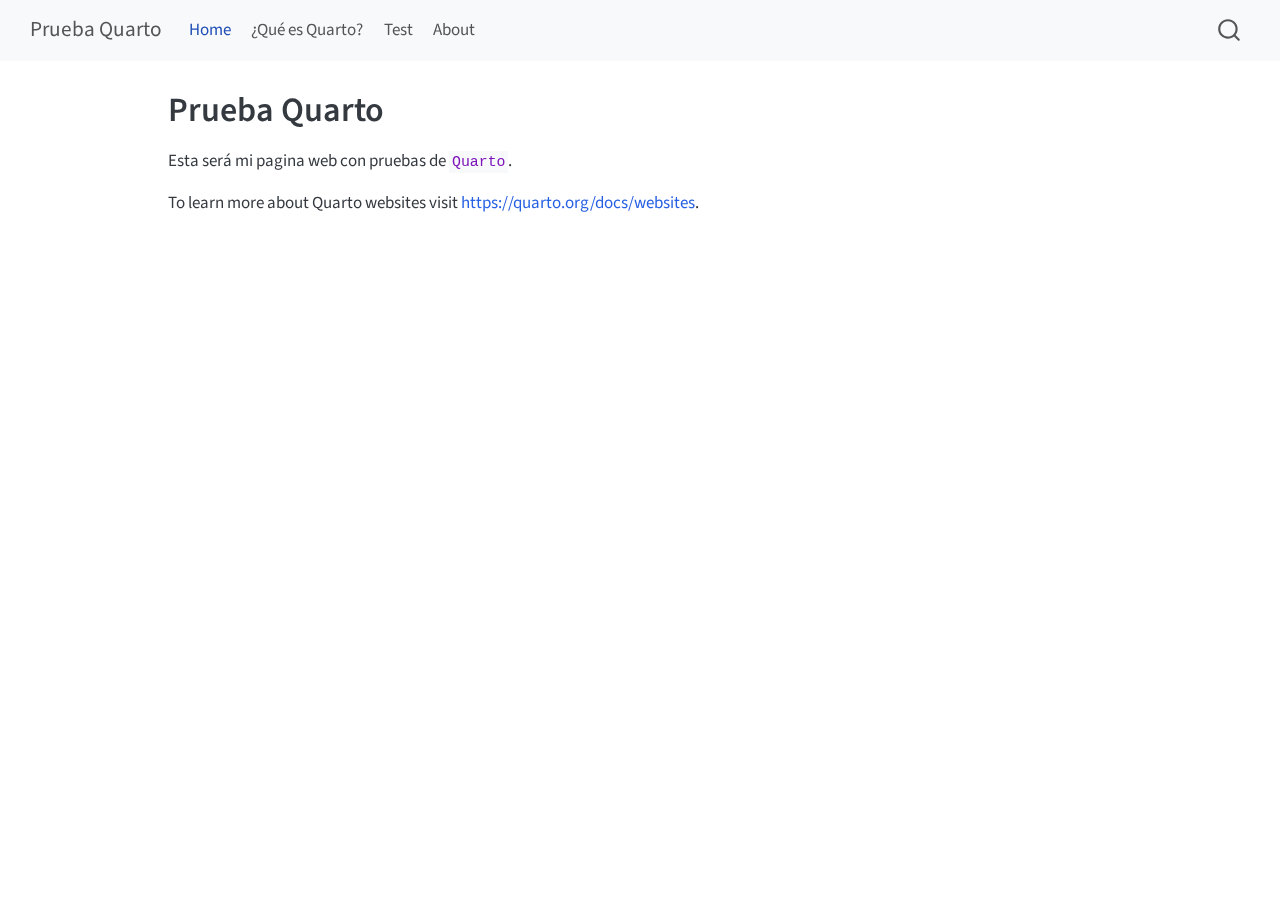
<file: index.html>
<!DOCTYPE html>
<html xmlns="http://www.w3.org/1999/xhtml" lang="en" xml:lang="en"><head>

<meta charset="utf-8">
<meta name="generator" content="quarto-1.6.37">

<meta name="viewport" content="width=device-width, initial-scale=1.0, user-scalable=yes">


<title>Prueba Quarto</title>
<style>
code{white-space: pre-wrap;}
span.smallcaps{font-variant: small-caps;}
div.columns{display: flex; gap: min(4vw, 1.5em);}
div.column{flex: auto; overflow-x: auto;}
div.hanging-indent{margin-left: 1.5em; text-indent: -1.5em;}
ul.task-list{list-style: none;}
ul.task-list li input[type="checkbox"] {
  width: 0.8em;
  margin: 0 0.8em 0.2em -1em; /* quarto-specific, see https://github.com/quarto-dev/quarto-cli/issues/4556 */ 
  vertical-align: middle;
}
</style>


<script src="site_libs/quarto-nav/quarto-nav.js"></script>
<script src="site_libs/quarto-nav/headroom.min.js"></script>
<script src="site_libs/clipboard/clipboard.min.js"></script>
<script src="site_libs/quarto-search/autocomplete.umd.js"></script>
<script src="site_libs/quarto-search/fuse.min.js"></script>
<script src="site_libs/quarto-search/quarto-search.js"></script>
<meta name="quarto:offset" content="./">
<script src="site_libs/quarto-html/quarto.js"></script>
<script src="site_libs/quarto-html/popper.min.js"></script>
<script src="site_libs/quarto-html/tippy.umd.min.js"></script>
<script src="site_libs/quarto-html/anchor.min.js"></script>
<link href="site_libs/quarto-html/tippy.css" rel="stylesheet">
<link href="site_libs/quarto-html/quarto-syntax-highlighting-29e2c20b02301cfff04dc8050bf30c7e.css" rel="stylesheet" id="quarto-text-highlighting-styles">
<script src="site_libs/bootstrap/bootstrap.min.js"></script>
<link href="site_libs/bootstrap/bootstrap-icons.css" rel="stylesheet">
<link href="site_libs/bootstrap/bootstrap-97b1d915bd1f77e20fe93bca0f717316.min.css" rel="stylesheet" append-hash="true" id="quarto-bootstrap" data-mode="light">
<script id="quarto-search-options" type="application/json">{
  "location": "navbar",
  "copy-button": false,
  "collapse-after": 3,
  "panel-placement": "end",
  "type": "overlay",
  "limit": 50,
  "keyboard-shortcut": [
    "f",
    "/",
    "s"
  ],
  "show-item-context": false,
  "language": {
    "search-no-results-text": "No results",
    "search-matching-documents-text": "matching documents",
    "search-copy-link-title": "Copy link to search",
    "search-hide-matches-text": "Hide additional matches",
    "search-more-match-text": "more match in this document",
    "search-more-matches-text": "more matches in this document",
    "search-clear-button-title": "Clear",
    "search-text-placeholder": "",
    "search-detached-cancel-button-title": "Cancel",
    "search-submit-button-title": "Submit",
    "search-label": "Search"
  }
}</script>


<link rel="stylesheet" href="styles.css">
</head>

<body class="nav-fixed">

<div id="quarto-search-results"></div>
  <header id="quarto-header" class="headroom fixed-top">
    <nav class="navbar navbar-expand-lg " data-bs-theme="dark">
      <div class="navbar-container container-fluid">
      <div class="navbar-brand-container mx-auto">
    <a class="navbar-brand" href="./index.html">
    <span class="navbar-title">Prueba Quarto</span>
    </a>
  </div>
            <div id="quarto-search" class="" title="Search"></div>
          <button class="navbar-toggler" type="button" data-bs-toggle="collapse" data-bs-target="#navbarCollapse" aria-controls="navbarCollapse" role="menu" aria-expanded="false" aria-label="Toggle navigation" onclick="if (window.quartoToggleHeadroom) { window.quartoToggleHeadroom(); }">
  <span class="navbar-toggler-icon"></span>
</button>
          <div class="collapse navbar-collapse" id="navbarCollapse">
            <ul class="navbar-nav navbar-nav-scroll me-auto">
  <li class="nav-item">
    <a class="nav-link active" href="./index.html" aria-current="page"> 
<span class="menu-text">Home</span></a>
  </li>  
  <li class="nav-item">
    <a class="nav-link" href="./definition.html"> 
<span class="menu-text">¿Qué es Quarto?</span></a>
  </li>  
  <li class="nav-item">
    <a class="nav-link" href="./testing.html"> 
<span class="menu-text">Test</span></a>
  </li>  
  <li class="nav-item">
    <a class="nav-link" href="./about.html"> 
<span class="menu-text">About</span></a>
  </li>  
</ul>
          </div> <!-- /navcollapse -->
            <div class="quarto-navbar-tools">
</div>
      </div> <!-- /container-fluid -->
    </nav>
</header>
<!-- content -->
<div id="quarto-content" class="quarto-container page-columns page-rows-contents page-layout-article page-navbar">
<!-- sidebar -->
<!-- margin-sidebar -->
    <div id="quarto-margin-sidebar" class="sidebar margin-sidebar zindex-bottom">
        
    </div>
<!-- main -->
<main class="content" id="quarto-document-content">

<header id="title-block-header" class="quarto-title-block default">
<div class="quarto-title">
<h1 class="title">Prueba Quarto</h1>
</div>



<div class="quarto-title-meta">

    
  
    
  </div>
  


</header>


<p>Esta será mi pagina web con pruebas de <code>Quarto</code>.</p>
<p>To learn more about Quarto websites visit <a href="https://quarto.org/docs/websites" class="uri">https://quarto.org/docs/websites</a>.</p>



</main> <!-- /main -->
<script id="quarto-html-after-body" type="application/javascript">
window.document.addEventListener("DOMContentLoaded", function (event) {
  const toggleBodyColorMode = (bsSheetEl) => {
    const mode = bsSheetEl.getAttribute("data-mode");
    const bodyEl = window.document.querySelector("body");
    if (mode === "dark") {
      bodyEl.classList.add("quarto-dark");
      bodyEl.classList.remove("quarto-light");
    } else {
      bodyEl.classList.add("quarto-light");
      bodyEl.classList.remove("quarto-dark");
    }
  }
  const toggleBodyColorPrimary = () => {
    const bsSheetEl = window.document.querySelector("link#quarto-bootstrap");
    if (bsSheetEl) {
      toggleBodyColorMode(bsSheetEl);
    }
  }
  toggleBodyColorPrimary();  
  const icon = "";
  const anchorJS = new window.AnchorJS();
  anchorJS.options = {
    placement: 'right',
    icon: icon
  };
  anchorJS.add('.anchored');
  const isCodeAnnotation = (el) => {
    for (const clz of el.classList) {
      if (clz.startsWith('code-annotation-')) {                     
        return true;
      }
    }
    return false;
  }
  const onCopySuccess = function(e) {
    // button target
    const button = e.trigger;
    // don't keep focus
    button.blur();
    // flash "checked"
    button.classList.add('code-copy-button-checked');
    var currentTitle = button.getAttribute("title");
    button.setAttribute("title", "Copied!");
    let tooltip;
    if (window.bootstrap) {
      button.setAttribute("data-bs-toggle", "tooltip");
      button.setAttribute("data-bs-placement", "left");
      button.setAttribute("data-bs-title", "Copied!");
      tooltip = new bootstrap.Tooltip(button, 
        { trigger: "manual", 
          customClass: "code-copy-button-tooltip",
          offset: [0, -8]});
      tooltip.show();    
    }
    setTimeout(function() {
      if (tooltip) {
        tooltip.hide();
        button.removeAttribute("data-bs-title");
        button.removeAttribute("data-bs-toggle");
        button.removeAttribute("data-bs-placement");
      }
      button.setAttribute("title", currentTitle);
      button.classList.remove('code-copy-button-checked');
    }, 1000);
    // clear code selection
    e.clearSelection();
  }
  const getTextToCopy = function(trigger) {
      const codeEl = trigger.previousElementSibling.cloneNode(true);
      for (const childEl of codeEl.children) {
        if (isCodeAnnotation(childEl)) {
          childEl.remove();
        }
      }
      return codeEl.innerText;
  }
  const clipboard = new window.ClipboardJS('.code-copy-button:not([data-in-quarto-modal])', {
    text: getTextToCopy
  });
  clipboard.on('success', onCopySuccess);
  if (window.document.getElementById('quarto-embedded-source-code-modal')) {
    const clipboardModal = new window.ClipboardJS('.code-copy-button[data-in-quarto-modal]', {
      text: getTextToCopy,
      container: window.document.getElementById('quarto-embedded-source-code-modal')
    });
    clipboardModal.on('success', onCopySuccess);
  }
    var localhostRegex = new RegExp(/^(?:http|https):\/\/localhost\:?[0-9]*\//);
    var mailtoRegex = new RegExp(/^mailto:/);
      var filterRegex = new RegExp("https:\/\/jc-programs\.github\.io\/quarto-prueba\/");
    var isInternal = (href) => {
        return filterRegex.test(href) || localhostRegex.test(href) || mailtoRegex.test(href);
    }
    // Inspect non-navigation links and adorn them if external
 	var links = window.document.querySelectorAll('a[href]:not(.nav-link):not(.navbar-brand):not(.toc-action):not(.sidebar-link):not(.sidebar-item-toggle):not(.pagination-link):not(.no-external):not([aria-hidden]):not(.dropdown-item):not(.quarto-navigation-tool):not(.about-link)');
    for (var i=0; i<links.length; i++) {
      const link = links[i];
      if (!isInternal(link.href)) {
        // undo the damage that might have been done by quarto-nav.js in the case of
        // links that we want to consider external
        if (link.dataset.originalHref !== undefined) {
          link.href = link.dataset.originalHref;
        }
      }
    }
  function tippyHover(el, contentFn, onTriggerFn, onUntriggerFn) {
    const config = {
      allowHTML: true,
      maxWidth: 500,
      delay: 100,
      arrow: false,
      appendTo: function(el) {
          return el.parentElement;
      },
      interactive: true,
      interactiveBorder: 10,
      theme: 'quarto',
      placement: 'bottom-start',
    };
    if (contentFn) {
      config.content = contentFn;
    }
    if (onTriggerFn) {
      config.onTrigger = onTriggerFn;
    }
    if (onUntriggerFn) {
      config.onUntrigger = onUntriggerFn;
    }
    window.tippy(el, config); 
  }
  const noterefs = window.document.querySelectorAll('a[role="doc-noteref"]');
  for (var i=0; i<noterefs.length; i++) {
    const ref = noterefs[i];
    tippyHover(ref, function() {
      // use id or data attribute instead here
      let href = ref.getAttribute('data-footnote-href') || ref.getAttribute('href');
      try { href = new URL(href).hash; } catch {}
      const id = href.replace(/^#\/?/, "");
      const note = window.document.getElementById(id);
      if (note) {
        return note.innerHTML;
      } else {
        return "";
      }
    });
  }
  const xrefs = window.document.querySelectorAll('a.quarto-xref');
  const processXRef = (id, note) => {
    // Strip column container classes
    const stripColumnClz = (el) => {
      el.classList.remove("page-full", "page-columns");
      if (el.children) {
        for (const child of el.children) {
          stripColumnClz(child);
        }
      }
    }
    stripColumnClz(note)
    if (id === null || id.startsWith('sec-')) {
      // Special case sections, only their first couple elements
      const container = document.createElement("div");
      if (note.children && note.children.length > 2) {
        container.appendChild(note.children[0].cloneNode(true));
        for (let i = 1; i < note.children.length; i++) {
          const child = note.children[i];
          if (child.tagName === "P" && child.innerText === "") {
            continue;
          } else {
            container.appendChild(child.cloneNode(true));
            break;
          }
        }
        if (window.Quarto?.typesetMath) {
          window.Quarto.typesetMath(container);
        }
        return container.innerHTML
      } else {
        if (window.Quarto?.typesetMath) {
          window.Quarto.typesetMath(note);
        }
        return note.innerHTML;
      }
    } else {
      // Remove any anchor links if they are present
      const anchorLink = note.querySelector('a.anchorjs-link');
      if (anchorLink) {
        anchorLink.remove();
      }
      if (window.Quarto?.typesetMath) {
        window.Quarto.typesetMath(note);
      }
      if (note.classList.contains("callout")) {
        return note.outerHTML;
      } else {
        return note.innerHTML;
      }
    }
  }
  for (var i=0; i<xrefs.length; i++) {
    const xref = xrefs[i];
    tippyHover(xref, undefined, function(instance) {
      instance.disable();
      let url = xref.getAttribute('href');
      let hash = undefined; 
      if (url.startsWith('#')) {
        hash = url;
      } else {
        try { hash = new URL(url).hash; } catch {}
      }
      if (hash) {
        const id = hash.replace(/^#\/?/, "");
        const note = window.document.getElementById(id);
        if (note !== null) {
          try {
            const html = processXRef(id, note.cloneNode(true));
            instance.setContent(html);
          } finally {
            instance.enable();
            instance.show();
          }
        } else {
          // See if we can fetch this
          fetch(url.split('#')[0])
          .then(res => res.text())
          .then(html => {
            const parser = new DOMParser();
            const htmlDoc = parser.parseFromString(html, "text/html");
            const note = htmlDoc.getElementById(id);
            if (note !== null) {
              const html = processXRef(id, note);
              instance.setContent(html);
            } 
          }).finally(() => {
            instance.enable();
            instance.show();
          });
        }
      } else {
        // See if we can fetch a full url (with no hash to target)
        // This is a special case and we should probably do some content thinning / targeting
        fetch(url)
        .then(res => res.text())
        .then(html => {
          const parser = new DOMParser();
          const htmlDoc = parser.parseFromString(html, "text/html");
          const note = htmlDoc.querySelector('main.content');
          if (note !== null) {
            // This should only happen for chapter cross references
            // (since there is no id in the URL)
            // remove the first header
            if (note.children.length > 0 && note.children[0].tagName === "HEADER") {
              note.children[0].remove();
            }
            const html = processXRef(null, note);
            instance.setContent(html);
          } 
        }).finally(() => {
          instance.enable();
          instance.show();
        });
      }
    }, function(instance) {
    });
  }
      let selectedAnnoteEl;
      const selectorForAnnotation = ( cell, annotation) => {
        let cellAttr = 'data-code-cell="' + cell + '"';
        let lineAttr = 'data-code-annotation="' +  annotation + '"';
        const selector = 'span[' + cellAttr + '][' + lineAttr + ']';
        return selector;
      }
      const selectCodeLines = (annoteEl) => {
        const doc = window.document;
        const targetCell = annoteEl.getAttribute("data-target-cell");
        const targetAnnotation = annoteEl.getAttribute("data-target-annotation");
        const annoteSpan = window.document.querySelector(selectorForAnnotation(targetCell, targetAnnotation));
        const lines = annoteSpan.getAttribute("data-code-lines").split(",");
        const lineIds = lines.map((line) => {
          return targetCell + "-" + line;
        })
        let top = null;
        let height = null;
        let parent = null;
        if (lineIds.length > 0) {
            //compute the position of the single el (top and bottom and make a div)
            const el = window.document.getElementById(lineIds[0]);
            top = el.offsetTop;
            height = el.offsetHeight;
            parent = el.parentElement.parentElement;
          if (lineIds.length > 1) {
            const lastEl = window.document.getElementById(lineIds[lineIds.length - 1]);
            const bottom = lastEl.offsetTop + lastEl.offsetHeight;
            height = bottom - top;
          }
          if (top !== null && height !== null && parent !== null) {
            // cook up a div (if necessary) and position it 
            let div = window.document.getElementById("code-annotation-line-highlight");
            if (div === null) {
              div = window.document.createElement("div");
              div.setAttribute("id", "code-annotation-line-highlight");
              div.style.position = 'absolute';
              parent.appendChild(div);
            }
            div.style.top = top - 2 + "px";
            div.style.height = height + 4 + "px";
            div.style.left = 0;
            let gutterDiv = window.document.getElementById("code-annotation-line-highlight-gutter");
            if (gutterDiv === null) {
              gutterDiv = window.document.createElement("div");
              gutterDiv.setAttribute("id", "code-annotation-line-highlight-gutter");
              gutterDiv.style.position = 'absolute';
              const codeCell = window.document.getElementById(targetCell);
              const gutter = codeCell.querySelector('.code-annotation-gutter');
              gutter.appendChild(gutterDiv);
            }
            gutterDiv.style.top = top - 2 + "px";
            gutterDiv.style.height = height + 4 + "px";
          }
          selectedAnnoteEl = annoteEl;
        }
      };
      const unselectCodeLines = () => {
        const elementsIds = ["code-annotation-line-highlight", "code-annotation-line-highlight-gutter"];
        elementsIds.forEach((elId) => {
          const div = window.document.getElementById(elId);
          if (div) {
            div.remove();
          }
        });
        selectedAnnoteEl = undefined;
      };
        // Handle positioning of the toggle
    window.addEventListener(
      "resize",
      throttle(() => {
        elRect = undefined;
        if (selectedAnnoteEl) {
          selectCodeLines(selectedAnnoteEl);
        }
      }, 10)
    );
    function throttle(fn, ms) {
    let throttle = false;
    let timer;
      return (...args) => {
        if(!throttle) { // first call gets through
            fn.apply(this, args);
            throttle = true;
        } else { // all the others get throttled
            if(timer) clearTimeout(timer); // cancel #2
            timer = setTimeout(() => {
              fn.apply(this, args);
              timer = throttle = false;
            }, ms);
        }
      };
    }
      // Attach click handler to the DT
      const annoteDls = window.document.querySelectorAll('dt[data-target-cell]');
      for (const annoteDlNode of annoteDls) {
        annoteDlNode.addEventListener('click', (event) => {
          const clickedEl = event.target;
          if (clickedEl !== selectedAnnoteEl) {
            unselectCodeLines();
            const activeEl = window.document.querySelector('dt[data-target-cell].code-annotation-active');
            if (activeEl) {
              activeEl.classList.remove('code-annotation-active');
            }
            selectCodeLines(clickedEl);
            clickedEl.classList.add('code-annotation-active');
          } else {
            // Unselect the line
            unselectCodeLines();
            clickedEl.classList.remove('code-annotation-active');
          }
        });
      }
  const findCites = (el) => {
    const parentEl = el.parentElement;
    if (parentEl) {
      const cites = parentEl.dataset.cites;
      if (cites) {
        return {
          el,
          cites: cites.split(' ')
        };
      } else {
        return findCites(el.parentElement)
      }
    } else {
      return undefined;
    }
  };
  var bibliorefs = window.document.querySelectorAll('a[role="doc-biblioref"]');
  for (var i=0; i<bibliorefs.length; i++) {
    const ref = bibliorefs[i];
    const citeInfo = findCites(ref);
    if (citeInfo) {
      tippyHover(citeInfo.el, function() {
        var popup = window.document.createElement('div');
        citeInfo.cites.forEach(function(cite) {
          var citeDiv = window.document.createElement('div');
          citeDiv.classList.add('hanging-indent');
          citeDiv.classList.add('csl-entry');
          var biblioDiv = window.document.getElementById('ref-' + cite);
          if (biblioDiv) {
            citeDiv.innerHTML = biblioDiv.innerHTML;
          }
          popup.appendChild(citeDiv);
        });
        return popup.innerHTML;
      });
    }
  }
});
</script>
</div> <!-- /content -->




</body></html>
</file>
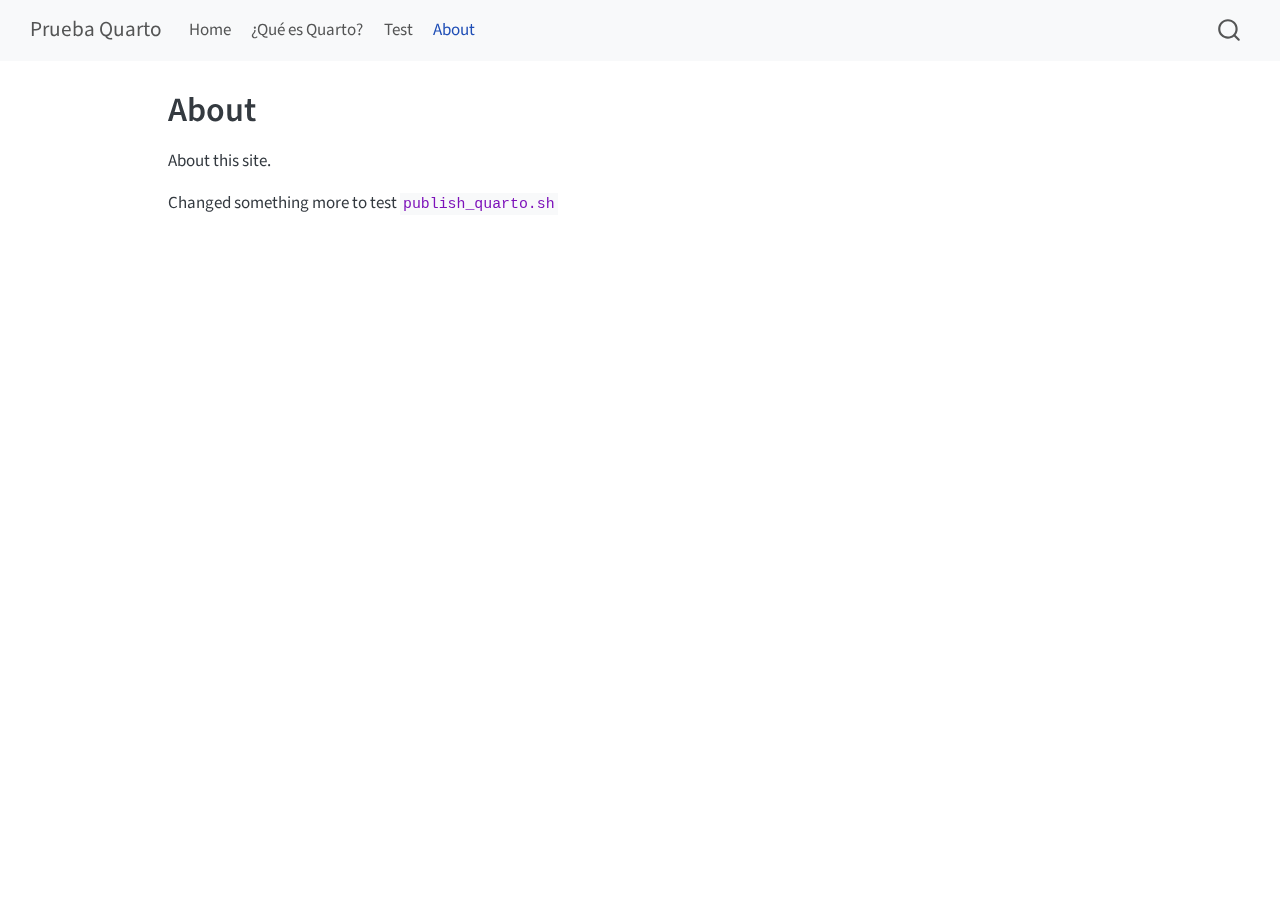
<file: about.html>
<!DOCTYPE html>
<html xmlns="http://www.w3.org/1999/xhtml" lang="en" xml:lang="en"><head>

<meta charset="utf-8">
<meta name="generator" content="quarto-1.6.37">

<meta name="viewport" content="width=device-width, initial-scale=1.0, user-scalable=yes">


<title>About – Prueba Quarto</title>
<style>
code{white-space: pre-wrap;}
span.smallcaps{font-variant: small-caps;}
div.columns{display: flex; gap: min(4vw, 1.5em);}
div.column{flex: auto; overflow-x: auto;}
div.hanging-indent{margin-left: 1.5em; text-indent: -1.5em;}
ul.task-list{list-style: none;}
ul.task-list li input[type="checkbox"] {
  width: 0.8em;
  margin: 0 0.8em 0.2em -1em; /* quarto-specific, see https://github.com/quarto-dev/quarto-cli/issues/4556 */ 
  vertical-align: middle;
}
</style>


<script src="site_libs/quarto-nav/quarto-nav.js"></script>
<script src="site_libs/quarto-nav/headroom.min.js"></script>
<script src="site_libs/clipboard/clipboard.min.js"></script>
<script src="site_libs/quarto-search/autocomplete.umd.js"></script>
<script src="site_libs/quarto-search/fuse.min.js"></script>
<script src="site_libs/quarto-search/quarto-search.js"></script>
<meta name="quarto:offset" content="./">
<script src="site_libs/quarto-html/quarto.js"></script>
<script src="site_libs/quarto-html/popper.min.js"></script>
<script src="site_libs/quarto-html/tippy.umd.min.js"></script>
<script src="site_libs/quarto-html/anchor.min.js"></script>
<link href="site_libs/quarto-html/tippy.css" rel="stylesheet">
<link href="site_libs/quarto-html/quarto-syntax-highlighting-29e2c20b02301cfff04dc8050bf30c7e.css" rel="stylesheet" id="quarto-text-highlighting-styles">
<script src="site_libs/bootstrap/bootstrap.min.js"></script>
<link href="site_libs/bootstrap/bootstrap-icons.css" rel="stylesheet">
<link href="site_libs/bootstrap/bootstrap-97b1d915bd1f77e20fe93bca0f717316.min.css" rel="stylesheet" append-hash="true" id="quarto-bootstrap" data-mode="light">
<script id="quarto-search-options" type="application/json">{
  "location": "navbar",
  "copy-button": false,
  "collapse-after": 3,
  "panel-placement": "end",
  "type": "overlay",
  "limit": 50,
  "keyboard-shortcut": [
    "f",
    "/",
    "s"
  ],
  "show-item-context": false,
  "language": {
    "search-no-results-text": "No results",
    "search-matching-documents-text": "matching documents",
    "search-copy-link-title": "Copy link to search",
    "search-hide-matches-text": "Hide additional matches",
    "search-more-match-text": "more match in this document",
    "search-more-matches-text": "more matches in this document",
    "search-clear-button-title": "Clear",
    "search-text-placeholder": "",
    "search-detached-cancel-button-title": "Cancel",
    "search-submit-button-title": "Submit",
    "search-label": "Search"
  }
}</script>


<link rel="stylesheet" href="styles.css">
</head>

<body class="nav-fixed">

<div id="quarto-search-results"></div>
  <header id="quarto-header" class="headroom fixed-top">
    <nav class="navbar navbar-expand-lg " data-bs-theme="dark">
      <div class="navbar-container container-fluid">
      <div class="navbar-brand-container mx-auto">
    <a class="navbar-brand" href="./index.html">
    <span class="navbar-title">Prueba Quarto</span>
    </a>
  </div>
            <div id="quarto-search" class="" title="Search"></div>
          <button class="navbar-toggler" type="button" data-bs-toggle="collapse" data-bs-target="#navbarCollapse" aria-controls="navbarCollapse" role="menu" aria-expanded="false" aria-label="Toggle navigation" onclick="if (window.quartoToggleHeadroom) { window.quartoToggleHeadroom(); }">
  <span class="navbar-toggler-icon"></span>
</button>
          <div class="collapse navbar-collapse" id="navbarCollapse">
            <ul class="navbar-nav navbar-nav-scroll me-auto">
  <li class="nav-item">
    <a class="nav-link" href="./index.html"> 
<span class="menu-text">Home</span></a>
  </li>  
  <li class="nav-item">
    <a class="nav-link" href="./definition.html"> 
<span class="menu-text">¿Qué es Quarto?</span></a>
  </li>  
  <li class="nav-item">
    <a class="nav-link" href="./testing.html"> 
<span class="menu-text">Test</span></a>
  </li>  
  <li class="nav-item">
    <a class="nav-link active" href="./about.html" aria-current="page"> 
<span class="menu-text">About</span></a>
  </li>  
</ul>
          </div> <!-- /navcollapse -->
            <div class="quarto-navbar-tools">
</div>
      </div> <!-- /container-fluid -->
    </nav>
</header>
<!-- content -->
<div id="quarto-content" class="quarto-container page-columns page-rows-contents page-layout-article page-navbar">
<!-- sidebar -->
<!-- margin-sidebar -->
    <div id="quarto-margin-sidebar" class="sidebar margin-sidebar zindex-bottom">
        
    </div>
<!-- main -->
<main class="content" id="quarto-document-content">

<header id="title-block-header" class="quarto-title-block default">
<div class="quarto-title">
<h1 class="title">About</h1>
</div>



<div class="quarto-title-meta">

    
  
    
  </div>
  


</header>


<p>About this site.</p>
<p>Changed something more to test <code>publish_quarto.sh</code></p>



</main> <!-- /main -->
<script id="quarto-html-after-body" type="application/javascript">
window.document.addEventListener("DOMContentLoaded", function (event) {
  const toggleBodyColorMode = (bsSheetEl) => {
    const mode = bsSheetEl.getAttribute("data-mode");
    const bodyEl = window.document.querySelector("body");
    if (mode === "dark") {
      bodyEl.classList.add("quarto-dark");
      bodyEl.classList.remove("quarto-light");
    } else {
      bodyEl.classList.add("quarto-light");
      bodyEl.classList.remove("quarto-dark");
    }
  }
  const toggleBodyColorPrimary = () => {
    const bsSheetEl = window.document.querySelector("link#quarto-bootstrap");
    if (bsSheetEl) {
      toggleBodyColorMode(bsSheetEl);
    }
  }
  toggleBodyColorPrimary();  
  const icon = "";
  const anchorJS = new window.AnchorJS();
  anchorJS.options = {
    placement: 'right',
    icon: icon
  };
  anchorJS.add('.anchored');
  const isCodeAnnotation = (el) => {
    for (const clz of el.classList) {
      if (clz.startsWith('code-annotation-')) {                     
        return true;
      }
    }
    return false;
  }
  const onCopySuccess = function(e) {
    // button target
    const button = e.trigger;
    // don't keep focus
    button.blur();
    // flash "checked"
    button.classList.add('code-copy-button-checked');
    var currentTitle = button.getAttribute("title");
    button.setAttribute("title", "Copied!");
    let tooltip;
    if (window.bootstrap) {
      button.setAttribute("data-bs-toggle", "tooltip");
      button.setAttribute("data-bs-placement", "left");
      button.setAttribute("data-bs-title", "Copied!");
      tooltip = new bootstrap.Tooltip(button, 
        { trigger: "manual", 
          customClass: "code-copy-button-tooltip",
          offset: [0, -8]});
      tooltip.show();    
    }
    setTimeout(function() {
      if (tooltip) {
        tooltip.hide();
        button.removeAttribute("data-bs-title");
        button.removeAttribute("data-bs-toggle");
        button.removeAttribute("data-bs-placement");
      }
      button.setAttribute("title", currentTitle);
      button.classList.remove('code-copy-button-checked');
    }, 1000);
    // clear code selection
    e.clearSelection();
  }
  const getTextToCopy = function(trigger) {
      const codeEl = trigger.previousElementSibling.cloneNode(true);
      for (const childEl of codeEl.children) {
        if (isCodeAnnotation(childEl)) {
          childEl.remove();
        }
      }
      return codeEl.innerText;
  }
  const clipboard = new window.ClipboardJS('.code-copy-button:not([data-in-quarto-modal])', {
    text: getTextToCopy
  });
  clipboard.on('success', onCopySuccess);
  if (window.document.getElementById('quarto-embedded-source-code-modal')) {
    const clipboardModal = new window.ClipboardJS('.code-copy-button[data-in-quarto-modal]', {
      text: getTextToCopy,
      container: window.document.getElementById('quarto-embedded-source-code-modal')
    });
    clipboardModal.on('success', onCopySuccess);
  }
    var localhostRegex = new RegExp(/^(?:http|https):\/\/localhost\:?[0-9]*\//);
    var mailtoRegex = new RegExp(/^mailto:/);
      var filterRegex = new RegExp("https:\/\/jc-programs\.github\.io\/quarto-prueba\/");
    var isInternal = (href) => {
        return filterRegex.test(href) || localhostRegex.test(href) || mailtoRegex.test(href);
    }
    // Inspect non-navigation links and adorn them if external
 	var links = window.document.querySelectorAll('a[href]:not(.nav-link):not(.navbar-brand):not(.toc-action):not(.sidebar-link):not(.sidebar-item-toggle):not(.pagination-link):not(.no-external):not([aria-hidden]):not(.dropdown-item):not(.quarto-navigation-tool):not(.about-link)');
    for (var i=0; i<links.length; i++) {
      const link = links[i];
      if (!isInternal(link.href)) {
        // undo the damage that might have been done by quarto-nav.js in the case of
        // links that we want to consider external
        if (link.dataset.originalHref !== undefined) {
          link.href = link.dataset.originalHref;
        }
      }
    }
  function tippyHover(el, contentFn, onTriggerFn, onUntriggerFn) {
    const config = {
      allowHTML: true,
      maxWidth: 500,
      delay: 100,
      arrow: false,
      appendTo: function(el) {
          return el.parentElement;
      },
      interactive: true,
      interactiveBorder: 10,
      theme: 'quarto',
      placement: 'bottom-start',
    };
    if (contentFn) {
      config.content = contentFn;
    }
    if (onTriggerFn) {
      config.onTrigger = onTriggerFn;
    }
    if (onUntriggerFn) {
      config.onUntrigger = onUntriggerFn;
    }
    window.tippy(el, config); 
  }
  const noterefs = window.document.querySelectorAll('a[role="doc-noteref"]');
  for (var i=0; i<noterefs.length; i++) {
    const ref = noterefs[i];
    tippyHover(ref, function() {
      // use id or data attribute instead here
      let href = ref.getAttribute('data-footnote-href') || ref.getAttribute('href');
      try { href = new URL(href).hash; } catch {}
      const id = href.replace(/^#\/?/, "");
      const note = window.document.getElementById(id);
      if (note) {
        return note.innerHTML;
      } else {
        return "";
      }
    });
  }
  const xrefs = window.document.querySelectorAll('a.quarto-xref');
  const processXRef = (id, note) => {
    // Strip column container classes
    const stripColumnClz = (el) => {
      el.classList.remove("page-full", "page-columns");
      if (el.children) {
        for (const child of el.children) {
          stripColumnClz(child);
        }
      }
    }
    stripColumnClz(note)
    if (id === null || id.startsWith('sec-')) {
      // Special case sections, only their first couple elements
      const container = document.createElement("div");
      if (note.children && note.children.length > 2) {
        container.appendChild(note.children[0].cloneNode(true));
        for (let i = 1; i < note.children.length; i++) {
          const child = note.children[i];
          if (child.tagName === "P" && child.innerText === "") {
            continue;
          } else {
            container.appendChild(child.cloneNode(true));
            break;
          }
        }
        if (window.Quarto?.typesetMath) {
          window.Quarto.typesetMath(container);
        }
        return container.innerHTML
      } else {
        if (window.Quarto?.typesetMath) {
          window.Quarto.typesetMath(note);
        }
        return note.innerHTML;
      }
    } else {
      // Remove any anchor links if they are present
      const anchorLink = note.querySelector('a.anchorjs-link');
      if (anchorLink) {
        anchorLink.remove();
      }
      if (window.Quarto?.typesetMath) {
        window.Quarto.typesetMath(note);
      }
      if (note.classList.contains("callout")) {
        return note.outerHTML;
      } else {
        return note.innerHTML;
      }
    }
  }
  for (var i=0; i<xrefs.length; i++) {
    const xref = xrefs[i];
    tippyHover(xref, undefined, function(instance) {
      instance.disable();
      let url = xref.getAttribute('href');
      let hash = undefined; 
      if (url.startsWith('#')) {
        hash = url;
      } else {
        try { hash = new URL(url).hash; } catch {}
      }
      if (hash) {
        const id = hash.replace(/^#\/?/, "");
        const note = window.document.getElementById(id);
        if (note !== null) {
          try {
            const html = processXRef(id, note.cloneNode(true));
            instance.setContent(html);
          } finally {
            instance.enable();
            instance.show();
          }
        } else {
          // See if we can fetch this
          fetch(url.split('#')[0])
          .then(res => res.text())
          .then(html => {
            const parser = new DOMParser();
            const htmlDoc = parser.parseFromString(html, "text/html");
            const note = htmlDoc.getElementById(id);
            if (note !== null) {
              const html = processXRef(id, note);
              instance.setContent(html);
            } 
          }).finally(() => {
            instance.enable();
            instance.show();
          });
        }
      } else {
        // See if we can fetch a full url (with no hash to target)
        // This is a special case and we should probably do some content thinning / targeting
        fetch(url)
        .then(res => res.text())
        .then(html => {
          const parser = new DOMParser();
          const htmlDoc = parser.parseFromString(html, "text/html");
          const note = htmlDoc.querySelector('main.content');
          if (note !== null) {
            // This should only happen for chapter cross references
            // (since there is no id in the URL)
            // remove the first header
            if (note.children.length > 0 && note.children[0].tagName === "HEADER") {
              note.children[0].remove();
            }
            const html = processXRef(null, note);
            instance.setContent(html);
          } 
        }).finally(() => {
          instance.enable();
          instance.show();
        });
      }
    }, function(instance) {
    });
  }
      let selectedAnnoteEl;
      const selectorForAnnotation = ( cell, annotation) => {
        let cellAttr = 'data-code-cell="' + cell + '"';
        let lineAttr = 'data-code-annotation="' +  annotation + '"';
        const selector = 'span[' + cellAttr + '][' + lineAttr + ']';
        return selector;
      }
      const selectCodeLines = (annoteEl) => {
        const doc = window.document;
        const targetCell = annoteEl.getAttribute("data-target-cell");
        const targetAnnotation = annoteEl.getAttribute("data-target-annotation");
        const annoteSpan = window.document.querySelector(selectorForAnnotation(targetCell, targetAnnotation));
        const lines = annoteSpan.getAttribute("data-code-lines").split(",");
        const lineIds = lines.map((line) => {
          return targetCell + "-" + line;
        })
        let top = null;
        let height = null;
        let parent = null;
        if (lineIds.length > 0) {
            //compute the position of the single el (top and bottom and make a div)
            const el = window.document.getElementById(lineIds[0]);
            top = el.offsetTop;
            height = el.offsetHeight;
            parent = el.parentElement.parentElement;
          if (lineIds.length > 1) {
            const lastEl = window.document.getElementById(lineIds[lineIds.length - 1]);
            const bottom = lastEl.offsetTop + lastEl.offsetHeight;
            height = bottom - top;
          }
          if (top !== null && height !== null && parent !== null) {
            // cook up a div (if necessary) and position it 
            let div = window.document.getElementById("code-annotation-line-highlight");
            if (div === null) {
              div = window.document.createElement("div");
              div.setAttribute("id", "code-annotation-line-highlight");
              div.style.position = 'absolute';
              parent.appendChild(div);
            }
            div.style.top = top - 2 + "px";
            div.style.height = height + 4 + "px";
            div.style.left = 0;
            let gutterDiv = window.document.getElementById("code-annotation-line-highlight-gutter");
            if (gutterDiv === null) {
              gutterDiv = window.document.createElement("div");
              gutterDiv.setAttribute("id", "code-annotation-line-highlight-gutter");
              gutterDiv.style.position = 'absolute';
              const codeCell = window.document.getElementById(targetCell);
              const gutter = codeCell.querySelector('.code-annotation-gutter');
              gutter.appendChild(gutterDiv);
            }
            gutterDiv.style.top = top - 2 + "px";
            gutterDiv.style.height = height + 4 + "px";
          }
          selectedAnnoteEl = annoteEl;
        }
      };
      const unselectCodeLines = () => {
        const elementsIds = ["code-annotation-line-highlight", "code-annotation-line-highlight-gutter"];
        elementsIds.forEach((elId) => {
          const div = window.document.getElementById(elId);
          if (div) {
            div.remove();
          }
        });
        selectedAnnoteEl = undefined;
      };
        // Handle positioning of the toggle
    window.addEventListener(
      "resize",
      throttle(() => {
        elRect = undefined;
        if (selectedAnnoteEl) {
          selectCodeLines(selectedAnnoteEl);
        }
      }, 10)
    );
    function throttle(fn, ms) {
    let throttle = false;
    let timer;
      return (...args) => {
        if(!throttle) { // first call gets through
            fn.apply(this, args);
            throttle = true;
        } else { // all the others get throttled
            if(timer) clearTimeout(timer); // cancel #2
            timer = setTimeout(() => {
              fn.apply(this, args);
              timer = throttle = false;
            }, ms);
        }
      };
    }
      // Attach click handler to the DT
      const annoteDls = window.document.querySelectorAll('dt[data-target-cell]');
      for (const annoteDlNode of annoteDls) {
        annoteDlNode.addEventListener('click', (event) => {
          const clickedEl = event.target;
          if (clickedEl !== selectedAnnoteEl) {
            unselectCodeLines();
            const activeEl = window.document.querySelector('dt[data-target-cell].code-annotation-active');
            if (activeEl) {
              activeEl.classList.remove('code-annotation-active');
            }
            selectCodeLines(clickedEl);
            clickedEl.classList.add('code-annotation-active');
          } else {
            // Unselect the line
            unselectCodeLines();
            clickedEl.classList.remove('code-annotation-active');
          }
        });
      }
  const findCites = (el) => {
    const parentEl = el.parentElement;
    if (parentEl) {
      const cites = parentEl.dataset.cites;
      if (cites) {
        return {
          el,
          cites: cites.split(' ')
        };
      } else {
        return findCites(el.parentElement)
      }
    } else {
      return undefined;
    }
  };
  var bibliorefs = window.document.querySelectorAll('a[role="doc-biblioref"]');
  for (var i=0; i<bibliorefs.length; i++) {
    const ref = bibliorefs[i];
    const citeInfo = findCites(ref);
    if (citeInfo) {
      tippyHover(citeInfo.el, function() {
        var popup = window.document.createElement('div');
        citeInfo.cites.forEach(function(cite) {
          var citeDiv = window.document.createElement('div');
          citeDiv.classList.add('hanging-indent');
          citeDiv.classList.add('csl-entry');
          var biblioDiv = window.document.getElementById('ref-' + cite);
          if (biblioDiv) {
            citeDiv.innerHTML = biblioDiv.innerHTML;
          }
          popup.appendChild(citeDiv);
        });
        return popup.innerHTML;
      });
    }
  }
});
</script>
</div> <!-- /content -->




</body></html>
</file>
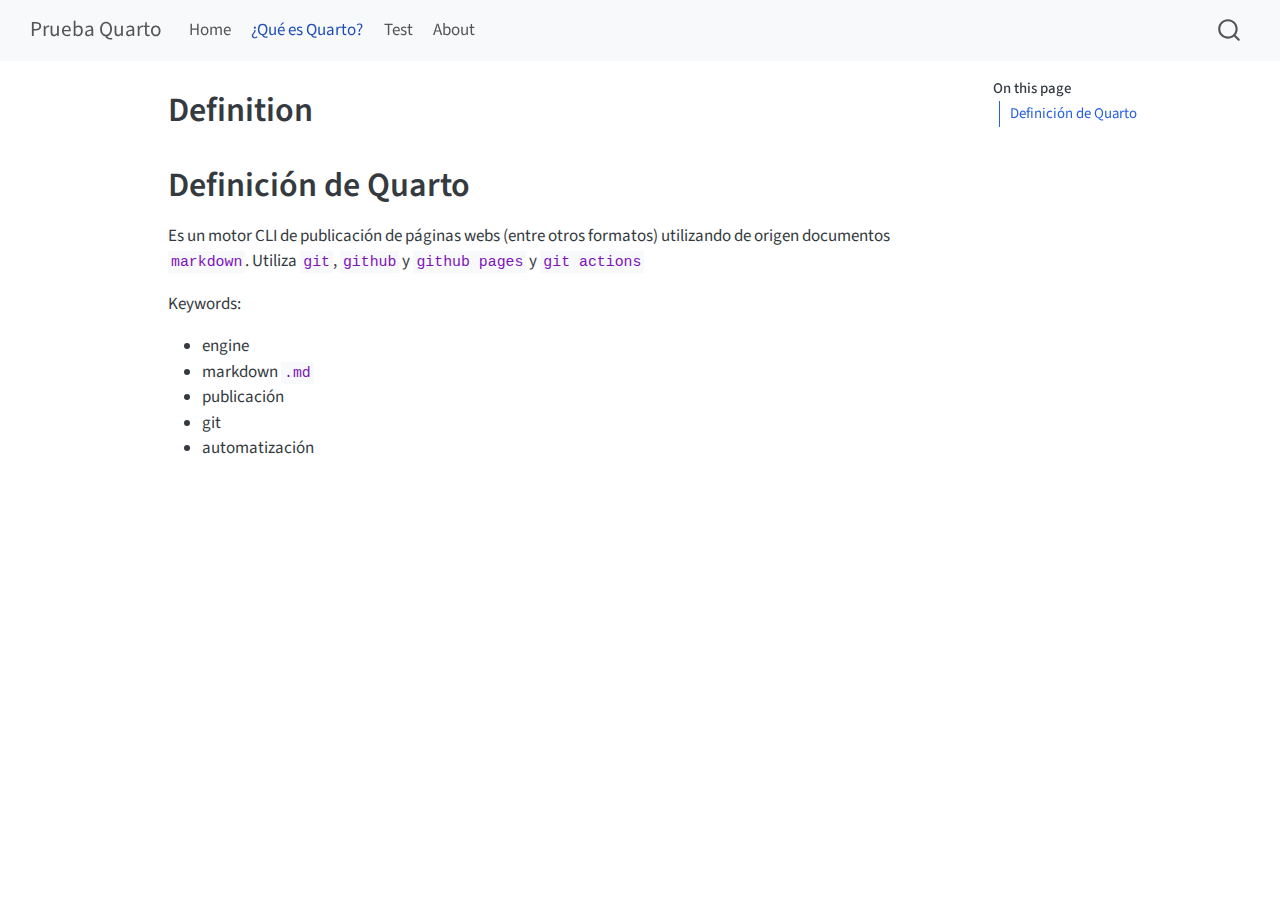
<file: definition.html>
<!DOCTYPE html>
<html xmlns="http://www.w3.org/1999/xhtml" lang="en" xml:lang="en"><head>

<meta charset="utf-8">
<meta name="generator" content="quarto-1.6.37">

<meta name="viewport" content="width=device-width, initial-scale=1.0, user-scalable=yes">


<title>Definition – Prueba Quarto</title>
<style>
code{white-space: pre-wrap;}
span.smallcaps{font-variant: small-caps;}
div.columns{display: flex; gap: min(4vw, 1.5em);}
div.column{flex: auto; overflow-x: auto;}
div.hanging-indent{margin-left: 1.5em; text-indent: -1.5em;}
ul.task-list{list-style: none;}
ul.task-list li input[type="checkbox"] {
  width: 0.8em;
  margin: 0 0.8em 0.2em -1em; /* quarto-specific, see https://github.com/quarto-dev/quarto-cli/issues/4556 */ 
  vertical-align: middle;
}
</style>


<script src="site_libs/quarto-nav/quarto-nav.js"></script>
<script src="site_libs/quarto-nav/headroom.min.js"></script>
<script src="site_libs/clipboard/clipboard.min.js"></script>
<script src="site_libs/quarto-search/autocomplete.umd.js"></script>
<script src="site_libs/quarto-search/fuse.min.js"></script>
<script src="site_libs/quarto-search/quarto-search.js"></script>
<meta name="quarto:offset" content="./">
<script src="site_libs/quarto-html/quarto.js"></script>
<script src="site_libs/quarto-html/popper.min.js"></script>
<script src="site_libs/quarto-html/tippy.umd.min.js"></script>
<script src="site_libs/quarto-html/anchor.min.js"></script>
<link href="site_libs/quarto-html/tippy.css" rel="stylesheet">
<link href="site_libs/quarto-html/quarto-syntax-highlighting-29e2c20b02301cfff04dc8050bf30c7e.css" rel="stylesheet" id="quarto-text-highlighting-styles">
<script src="site_libs/bootstrap/bootstrap.min.js"></script>
<link href="site_libs/bootstrap/bootstrap-icons.css" rel="stylesheet">
<link href="site_libs/bootstrap/bootstrap-97b1d915bd1f77e20fe93bca0f717316.min.css" rel="stylesheet" append-hash="true" id="quarto-bootstrap" data-mode="light">
<script id="quarto-search-options" type="application/json">{
  "location": "navbar",
  "copy-button": false,
  "collapse-after": 3,
  "panel-placement": "end",
  "type": "overlay",
  "limit": 50,
  "keyboard-shortcut": [
    "f",
    "/",
    "s"
  ],
  "show-item-context": false,
  "language": {
    "search-no-results-text": "No results",
    "search-matching-documents-text": "matching documents",
    "search-copy-link-title": "Copy link to search",
    "search-hide-matches-text": "Hide additional matches",
    "search-more-match-text": "more match in this document",
    "search-more-matches-text": "more matches in this document",
    "search-clear-button-title": "Clear",
    "search-text-placeholder": "",
    "search-detached-cancel-button-title": "Cancel",
    "search-submit-button-title": "Submit",
    "search-label": "Search"
  }
}</script>


<link rel="stylesheet" href="styles.css">
</head>

<body class="nav-fixed">

<div id="quarto-search-results"></div>
  <header id="quarto-header" class="headroom fixed-top">
    <nav class="navbar navbar-expand-lg " data-bs-theme="dark">
      <div class="navbar-container container-fluid">
      <div class="navbar-brand-container mx-auto">
    <a class="navbar-brand" href="./index.html">
    <span class="navbar-title">Prueba Quarto</span>
    </a>
  </div>
            <div id="quarto-search" class="" title="Search"></div>
          <button class="navbar-toggler" type="button" data-bs-toggle="collapse" data-bs-target="#navbarCollapse" aria-controls="navbarCollapse" role="menu" aria-expanded="false" aria-label="Toggle navigation" onclick="if (window.quartoToggleHeadroom) { window.quartoToggleHeadroom(); }">
  <span class="navbar-toggler-icon"></span>
</button>
          <div class="collapse navbar-collapse" id="navbarCollapse">
            <ul class="navbar-nav navbar-nav-scroll me-auto">
  <li class="nav-item">
    <a class="nav-link" href="./index.html"> 
<span class="menu-text">Home</span></a>
  </li>  
  <li class="nav-item">
    <a class="nav-link active" href="./definition.html" aria-current="page"> 
<span class="menu-text">¿Qué es Quarto?</span></a>
  </li>  
  <li class="nav-item">
    <a class="nav-link" href="./testing.html"> 
<span class="menu-text">Test</span></a>
  </li>  
  <li class="nav-item">
    <a class="nav-link" href="./about.html"> 
<span class="menu-text">About</span></a>
  </li>  
</ul>
          </div> <!-- /navcollapse -->
            <div class="quarto-navbar-tools">
</div>
      </div> <!-- /container-fluid -->
    </nav>
</header>
<!-- content -->
<div id="quarto-content" class="quarto-container page-columns page-rows-contents page-layout-article page-navbar">
<!-- sidebar -->
<!-- margin-sidebar -->
    <div id="quarto-margin-sidebar" class="sidebar margin-sidebar">
        <nav id="TOC" role="doc-toc" class="toc-active">
    <h2 id="toc-title">On this page</h2>
   
  <ul>
  <li><a href="#definición-de-quarto" id="toc-definición-de-quarto" class="nav-link active" data-scroll-target="#definición-de-quarto">Definición de Quarto</a></li>
  </ul>
</nav>
    </div>
<!-- main -->
<main class="content" id="quarto-document-content">

<header id="title-block-header" class="quarto-title-block default">
<div class="quarto-title">
<h1 class="title">Definition</h1>
</div>



<div class="quarto-title-meta">

    
  
    
  </div>
  


</header>


<section id="definición-de-quarto" class="level1">
<h1>Definición de Quarto</h1>
<p>Es un motor CLI de publicación de páginas webs (entre otros formatos) utilizando de origen documentos <code>markdown</code>. Utiliza <code>git</code>, <code>github</code> y <code>github pages</code> y <code>git actions</code></p>
<p>Keywords:</p>
<ul>
<li>engine</li>
<li>markdown <code>.md</code></li>
<li>publicación</li>
<li>git</li>
<li>automatización</li>
</ul>


</section>

</main> <!-- /main -->
<script id="quarto-html-after-body" type="application/javascript">
window.document.addEventListener("DOMContentLoaded", function (event) {
  const toggleBodyColorMode = (bsSheetEl) => {
    const mode = bsSheetEl.getAttribute("data-mode");
    const bodyEl = window.document.querySelector("body");
    if (mode === "dark") {
      bodyEl.classList.add("quarto-dark");
      bodyEl.classList.remove("quarto-light");
    } else {
      bodyEl.classList.add("quarto-light");
      bodyEl.classList.remove("quarto-dark");
    }
  }
  const toggleBodyColorPrimary = () => {
    const bsSheetEl = window.document.querySelector("link#quarto-bootstrap");
    if (bsSheetEl) {
      toggleBodyColorMode(bsSheetEl);
    }
  }
  toggleBodyColorPrimary();  
  const icon = "";
  const anchorJS = new window.AnchorJS();
  anchorJS.options = {
    placement: 'right',
    icon: icon
  };
  anchorJS.add('.anchored');
  const isCodeAnnotation = (el) => {
    for (const clz of el.classList) {
      if (clz.startsWith('code-annotation-')) {                     
        return true;
      }
    }
    return false;
  }
  const onCopySuccess = function(e) {
    // button target
    const button = e.trigger;
    // don't keep focus
    button.blur();
    // flash "checked"
    button.classList.add('code-copy-button-checked');
    var currentTitle = button.getAttribute("title");
    button.setAttribute("title", "Copied!");
    let tooltip;
    if (window.bootstrap) {
      button.setAttribute("data-bs-toggle", "tooltip");
      button.setAttribute("data-bs-placement", "left");
      button.setAttribute("data-bs-title", "Copied!");
      tooltip = new bootstrap.Tooltip(button, 
        { trigger: "manual", 
          customClass: "code-copy-button-tooltip",
          offset: [0, -8]});
      tooltip.show();    
    }
    setTimeout(function() {
      if (tooltip) {
        tooltip.hide();
        button.removeAttribute("data-bs-title");
        button.removeAttribute("data-bs-toggle");
        button.removeAttribute("data-bs-placement");
      }
      button.setAttribute("title", currentTitle);
      button.classList.remove('code-copy-button-checked');
    }, 1000);
    // clear code selection
    e.clearSelection();
  }
  const getTextToCopy = function(trigger) {
      const codeEl = trigger.previousElementSibling.cloneNode(true);
      for (const childEl of codeEl.children) {
        if (isCodeAnnotation(childEl)) {
          childEl.remove();
        }
      }
      return codeEl.innerText;
  }
  const clipboard = new window.ClipboardJS('.code-copy-button:not([data-in-quarto-modal])', {
    text: getTextToCopy
  });
  clipboard.on('success', onCopySuccess);
  if (window.document.getElementById('quarto-embedded-source-code-modal')) {
    const clipboardModal = new window.ClipboardJS('.code-copy-button[data-in-quarto-modal]', {
      text: getTextToCopy,
      container: window.document.getElementById('quarto-embedded-source-code-modal')
    });
    clipboardModal.on('success', onCopySuccess);
  }
    var localhostRegex = new RegExp(/^(?:http|https):\/\/localhost\:?[0-9]*\//);
    var mailtoRegex = new RegExp(/^mailto:/);
      var filterRegex = new RegExp("https:\/\/jc-programs\.github\.io\/quarto-prueba\/");
    var isInternal = (href) => {
        return filterRegex.test(href) || localhostRegex.test(href) || mailtoRegex.test(href);
    }
    // Inspect non-navigation links and adorn them if external
 	var links = window.document.querySelectorAll('a[href]:not(.nav-link):not(.navbar-brand):not(.toc-action):not(.sidebar-link):not(.sidebar-item-toggle):not(.pagination-link):not(.no-external):not([aria-hidden]):not(.dropdown-item):not(.quarto-navigation-tool):not(.about-link)');
    for (var i=0; i<links.length; i++) {
      const link = links[i];
      if (!isInternal(link.href)) {
        // undo the damage that might have been done by quarto-nav.js in the case of
        // links that we want to consider external
        if (link.dataset.originalHref !== undefined) {
          link.href = link.dataset.originalHref;
        }
      }
    }
  function tippyHover(el, contentFn, onTriggerFn, onUntriggerFn) {
    const config = {
      allowHTML: true,
      maxWidth: 500,
      delay: 100,
      arrow: false,
      appendTo: function(el) {
          return el.parentElement;
      },
      interactive: true,
      interactiveBorder: 10,
      theme: 'quarto',
      placement: 'bottom-start',
    };
    if (contentFn) {
      config.content = contentFn;
    }
    if (onTriggerFn) {
      config.onTrigger = onTriggerFn;
    }
    if (onUntriggerFn) {
      config.onUntrigger = onUntriggerFn;
    }
    window.tippy(el, config); 
  }
  const noterefs = window.document.querySelectorAll('a[role="doc-noteref"]');
  for (var i=0; i<noterefs.length; i++) {
    const ref = noterefs[i];
    tippyHover(ref, function() {
      // use id or data attribute instead here
      let href = ref.getAttribute('data-footnote-href') || ref.getAttribute('href');
      try { href = new URL(href).hash; } catch {}
      const id = href.replace(/^#\/?/, "");
      const note = window.document.getElementById(id);
      if (note) {
        return note.innerHTML;
      } else {
        return "";
      }
    });
  }
  const xrefs = window.document.querySelectorAll('a.quarto-xref');
  const processXRef = (id, note) => {
    // Strip column container classes
    const stripColumnClz = (el) => {
      el.classList.remove("page-full", "page-columns");
      if (el.children) {
        for (const child of el.children) {
          stripColumnClz(child);
        }
      }
    }
    stripColumnClz(note)
    if (id === null || id.startsWith('sec-')) {
      // Special case sections, only their first couple elements
      const container = document.createElement("div");
      if (note.children && note.children.length > 2) {
        container.appendChild(note.children[0].cloneNode(true));
        for (let i = 1; i < note.children.length; i++) {
          const child = note.children[i];
          if (child.tagName === "P" && child.innerText === "") {
            continue;
          } else {
            container.appendChild(child.cloneNode(true));
            break;
          }
        }
        if (window.Quarto?.typesetMath) {
          window.Quarto.typesetMath(container);
        }
        return container.innerHTML
      } else {
        if (window.Quarto?.typesetMath) {
          window.Quarto.typesetMath(note);
        }
        return note.innerHTML;
      }
    } else {
      // Remove any anchor links if they are present
      const anchorLink = note.querySelector('a.anchorjs-link');
      if (anchorLink) {
        anchorLink.remove();
      }
      if (window.Quarto?.typesetMath) {
        window.Quarto.typesetMath(note);
      }
      if (note.classList.contains("callout")) {
        return note.outerHTML;
      } else {
        return note.innerHTML;
      }
    }
  }
  for (var i=0; i<xrefs.length; i++) {
    const xref = xrefs[i];
    tippyHover(xref, undefined, function(instance) {
      instance.disable();
      let url = xref.getAttribute('href');
      let hash = undefined; 
      if (url.startsWith('#')) {
        hash = url;
      } else {
        try { hash = new URL(url).hash; } catch {}
      }
      if (hash) {
        const id = hash.replace(/^#\/?/, "");
        const note = window.document.getElementById(id);
        if (note !== null) {
          try {
            const html = processXRef(id, note.cloneNode(true));
            instance.setContent(html);
          } finally {
            instance.enable();
            instance.show();
          }
        } else {
          // See if we can fetch this
          fetch(url.split('#')[0])
          .then(res => res.text())
          .then(html => {
            const parser = new DOMParser();
            const htmlDoc = parser.parseFromString(html, "text/html");
            const note = htmlDoc.getElementById(id);
            if (note !== null) {
              const html = processXRef(id, note);
              instance.setContent(html);
            } 
          }).finally(() => {
            instance.enable();
            instance.show();
          });
        }
      } else {
        // See if we can fetch a full url (with no hash to target)
        // This is a special case and we should probably do some content thinning / targeting
        fetch(url)
        .then(res => res.text())
        .then(html => {
          const parser = new DOMParser();
          const htmlDoc = parser.parseFromString(html, "text/html");
          const note = htmlDoc.querySelector('main.content');
          if (note !== null) {
            // This should only happen for chapter cross references
            // (since there is no id in the URL)
            // remove the first header
            if (note.children.length > 0 && note.children[0].tagName === "HEADER") {
              note.children[0].remove();
            }
            const html = processXRef(null, note);
            instance.setContent(html);
          } 
        }).finally(() => {
          instance.enable();
          instance.show();
        });
      }
    }, function(instance) {
    });
  }
      let selectedAnnoteEl;
      const selectorForAnnotation = ( cell, annotation) => {
        let cellAttr = 'data-code-cell="' + cell + '"';
        let lineAttr = 'data-code-annotation="' +  annotation + '"';
        const selector = 'span[' + cellAttr + '][' + lineAttr + ']';
        return selector;
      }
      const selectCodeLines = (annoteEl) => {
        const doc = window.document;
        const targetCell = annoteEl.getAttribute("data-target-cell");
        const targetAnnotation = annoteEl.getAttribute("data-target-annotation");
        const annoteSpan = window.document.querySelector(selectorForAnnotation(targetCell, targetAnnotation));
        const lines = annoteSpan.getAttribute("data-code-lines").split(",");
        const lineIds = lines.map((line) => {
          return targetCell + "-" + line;
        })
        let top = null;
        let height = null;
        let parent = null;
        if (lineIds.length > 0) {
            //compute the position of the single el (top and bottom and make a div)
            const el = window.document.getElementById(lineIds[0]);
            top = el.offsetTop;
            height = el.offsetHeight;
            parent = el.parentElement.parentElement;
          if (lineIds.length > 1) {
            const lastEl = window.document.getElementById(lineIds[lineIds.length - 1]);
            const bottom = lastEl.offsetTop + lastEl.offsetHeight;
            height = bottom - top;
          }
          if (top !== null && height !== null && parent !== null) {
            // cook up a div (if necessary) and position it 
            let div = window.document.getElementById("code-annotation-line-highlight");
            if (div === null) {
              div = window.document.createElement("div");
              div.setAttribute("id", "code-annotation-line-highlight");
              div.style.position = 'absolute';
              parent.appendChild(div);
            }
            div.style.top = top - 2 + "px";
            div.style.height = height + 4 + "px";
            div.style.left = 0;
            let gutterDiv = window.document.getElementById("code-annotation-line-highlight-gutter");
            if (gutterDiv === null) {
              gutterDiv = window.document.createElement("div");
              gutterDiv.setAttribute("id", "code-annotation-line-highlight-gutter");
              gutterDiv.style.position = 'absolute';
              const codeCell = window.document.getElementById(targetCell);
              const gutter = codeCell.querySelector('.code-annotation-gutter');
              gutter.appendChild(gutterDiv);
            }
            gutterDiv.style.top = top - 2 + "px";
            gutterDiv.style.height = height + 4 + "px";
          }
          selectedAnnoteEl = annoteEl;
        }
      };
      const unselectCodeLines = () => {
        const elementsIds = ["code-annotation-line-highlight", "code-annotation-line-highlight-gutter"];
        elementsIds.forEach((elId) => {
          const div = window.document.getElementById(elId);
          if (div) {
            div.remove();
          }
        });
        selectedAnnoteEl = undefined;
      };
        // Handle positioning of the toggle
    window.addEventListener(
      "resize",
      throttle(() => {
        elRect = undefined;
        if (selectedAnnoteEl) {
          selectCodeLines(selectedAnnoteEl);
        }
      }, 10)
    );
    function throttle(fn, ms) {
    let throttle = false;
    let timer;
      return (...args) => {
        if(!throttle) { // first call gets through
            fn.apply(this, args);
            throttle = true;
        } else { // all the others get throttled
            if(timer) clearTimeout(timer); // cancel #2
            timer = setTimeout(() => {
              fn.apply(this, args);
              timer = throttle = false;
            }, ms);
        }
      };
    }
      // Attach click handler to the DT
      const annoteDls = window.document.querySelectorAll('dt[data-target-cell]');
      for (const annoteDlNode of annoteDls) {
        annoteDlNode.addEventListener('click', (event) => {
          const clickedEl = event.target;
          if (clickedEl !== selectedAnnoteEl) {
            unselectCodeLines();
            const activeEl = window.document.querySelector('dt[data-target-cell].code-annotation-active');
            if (activeEl) {
              activeEl.classList.remove('code-annotation-active');
            }
            selectCodeLines(clickedEl);
            clickedEl.classList.add('code-annotation-active');
          } else {
            // Unselect the line
            unselectCodeLines();
            clickedEl.classList.remove('code-annotation-active');
          }
        });
      }
  const findCites = (el) => {
    const parentEl = el.parentElement;
    if (parentEl) {
      const cites = parentEl.dataset.cites;
      if (cites) {
        return {
          el,
          cites: cites.split(' ')
        };
      } else {
        return findCites(el.parentElement)
      }
    } else {
      return undefined;
    }
  };
  var bibliorefs = window.document.querySelectorAll('a[role="doc-biblioref"]');
  for (var i=0; i<bibliorefs.length; i++) {
    const ref = bibliorefs[i];
    const citeInfo = findCites(ref);
    if (citeInfo) {
      tippyHover(citeInfo.el, function() {
        var popup = window.document.createElement('div');
        citeInfo.cites.forEach(function(cite) {
          var citeDiv = window.document.createElement('div');
          citeDiv.classList.add('hanging-indent');
          citeDiv.classList.add('csl-entry');
          var biblioDiv = window.document.getElementById('ref-' + cite);
          if (biblioDiv) {
            citeDiv.innerHTML = biblioDiv.innerHTML;
          }
          popup.appendChild(citeDiv);
        });
        return popup.innerHTML;
      });
    }
  }
});
</script>
</div> <!-- /content -->




</body></html>
</file>
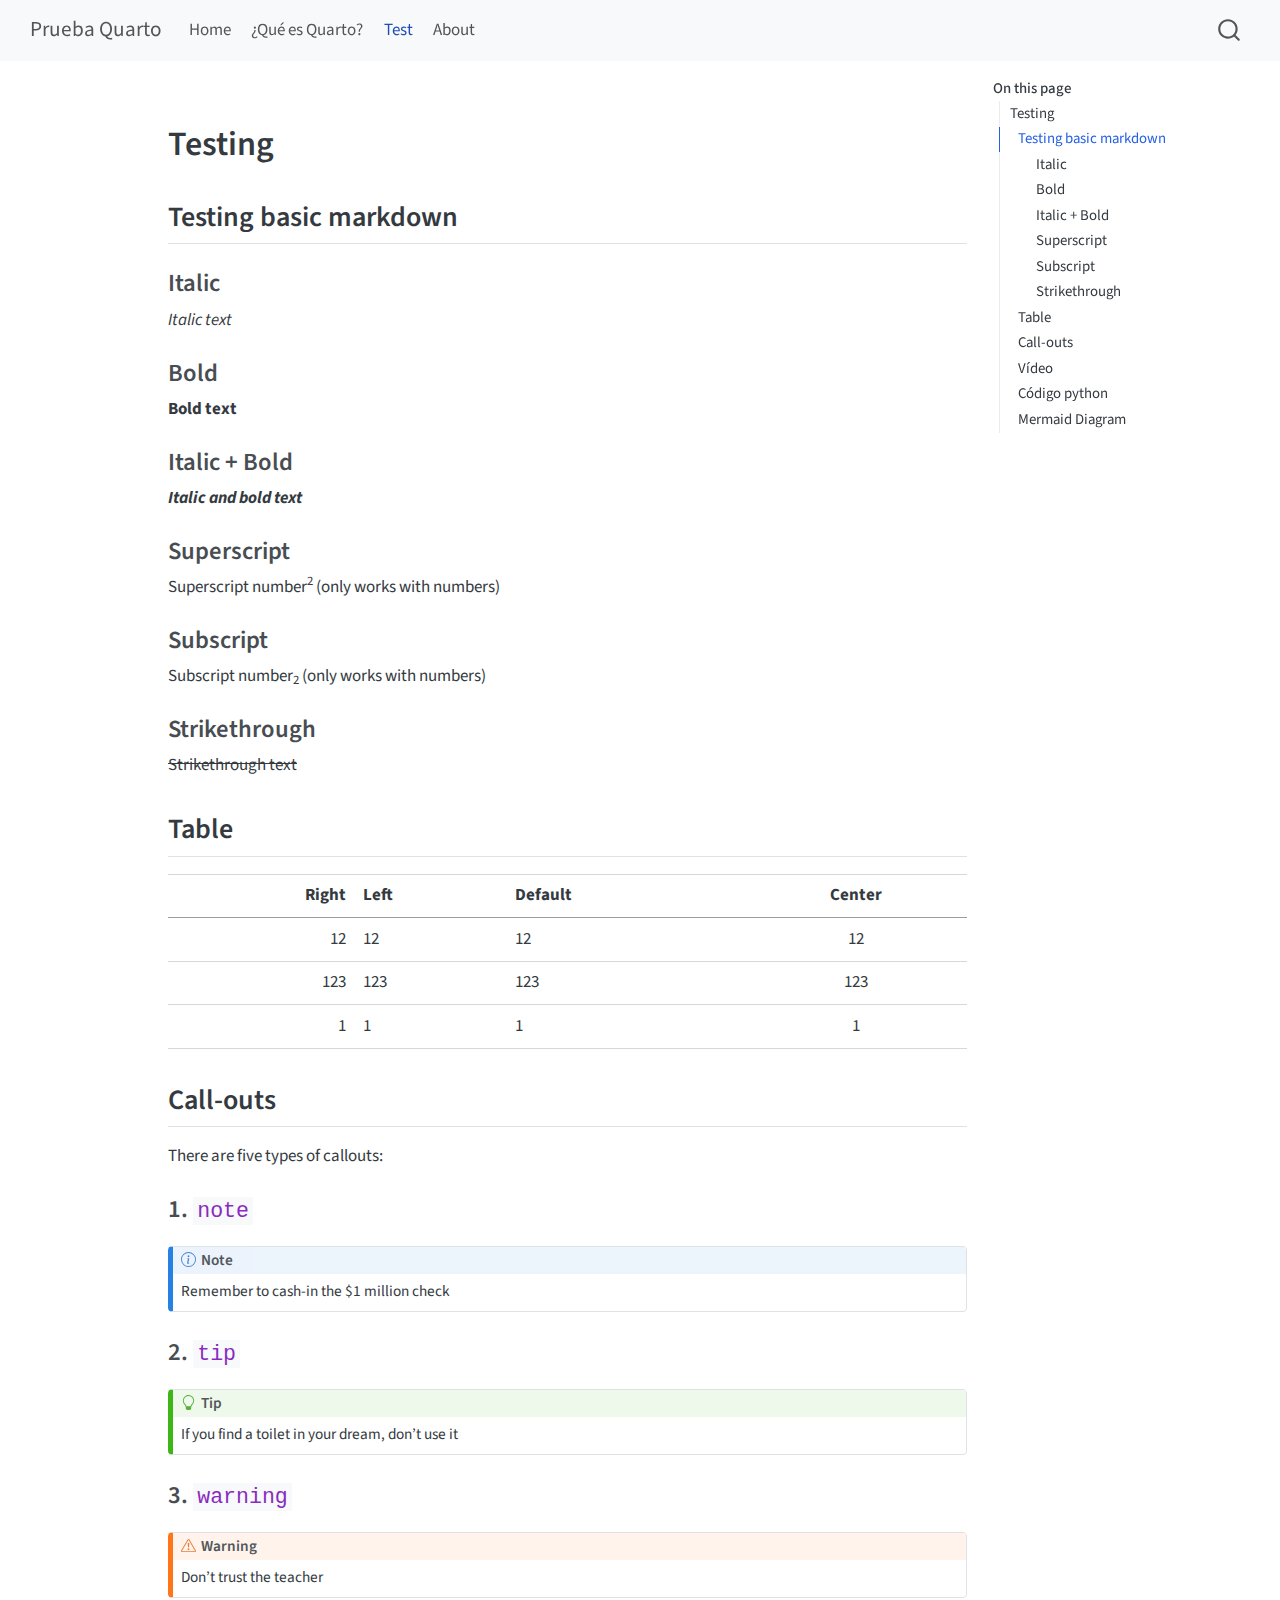
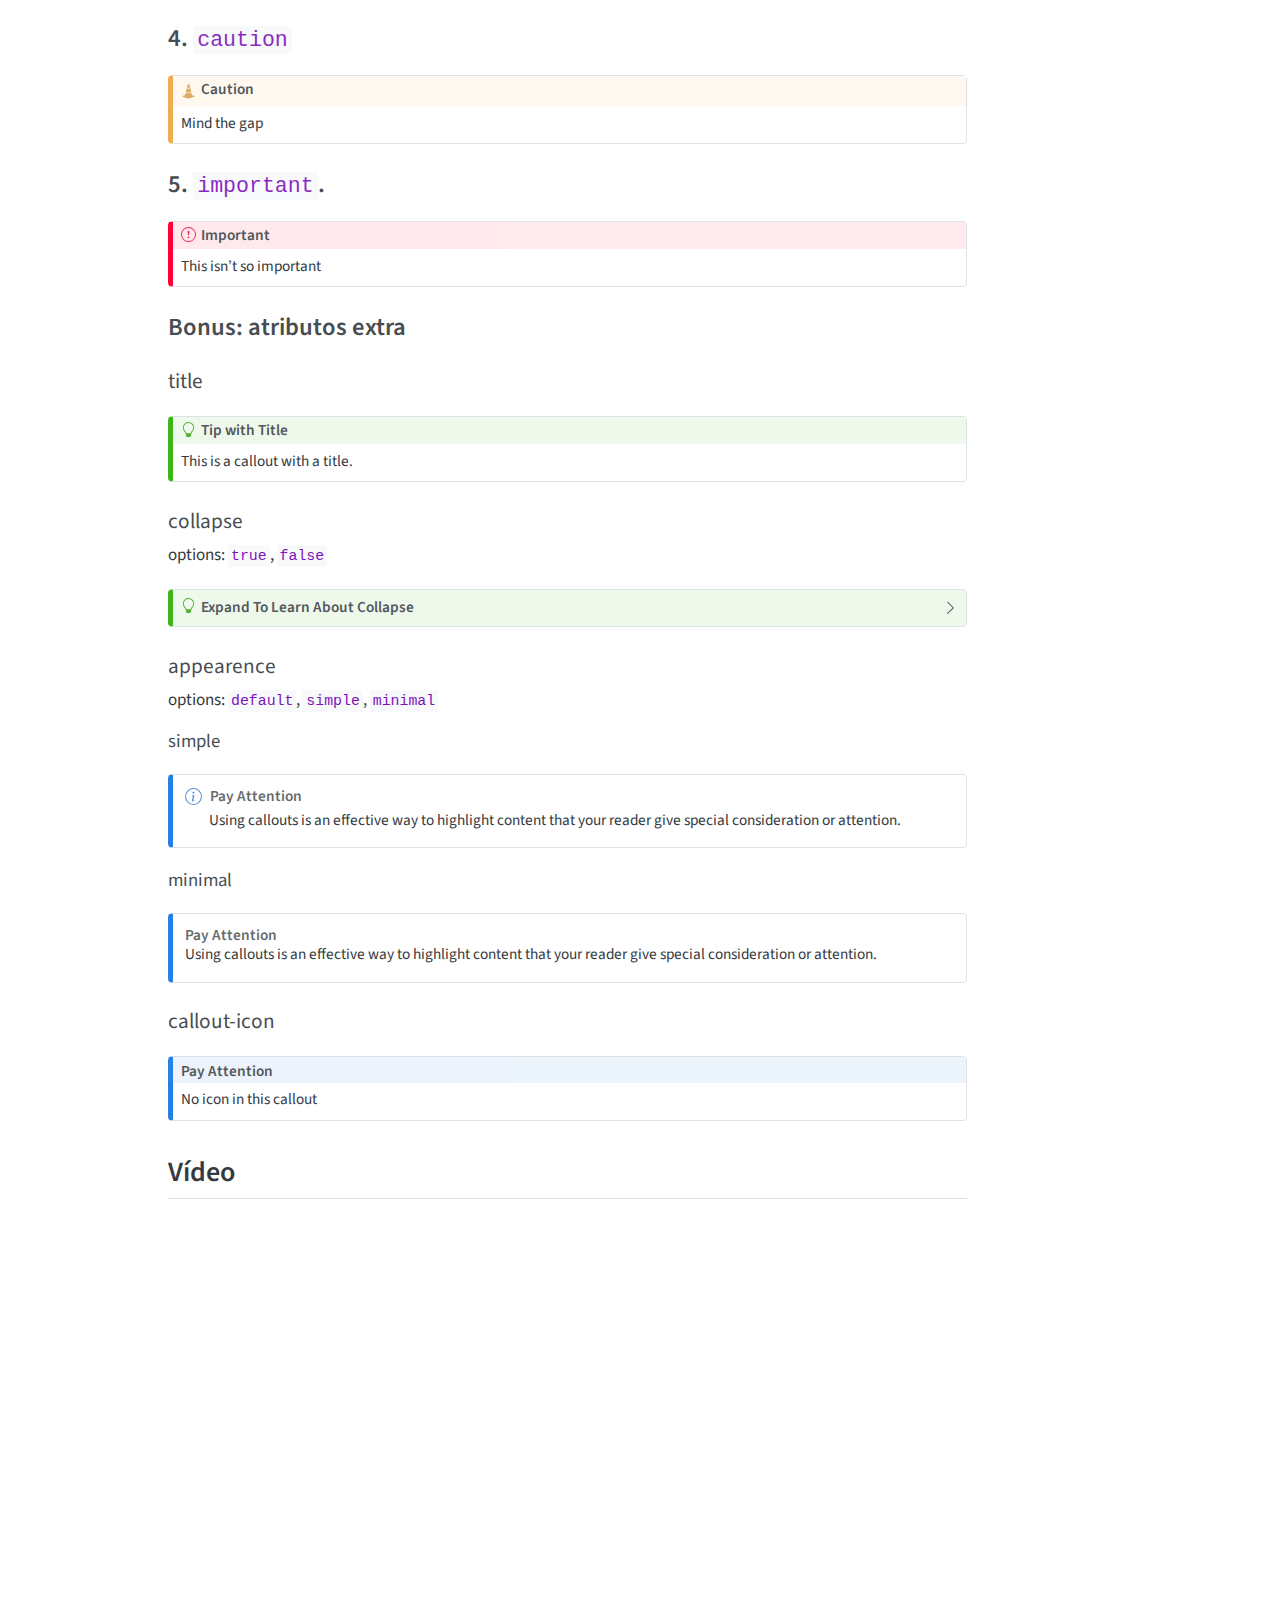
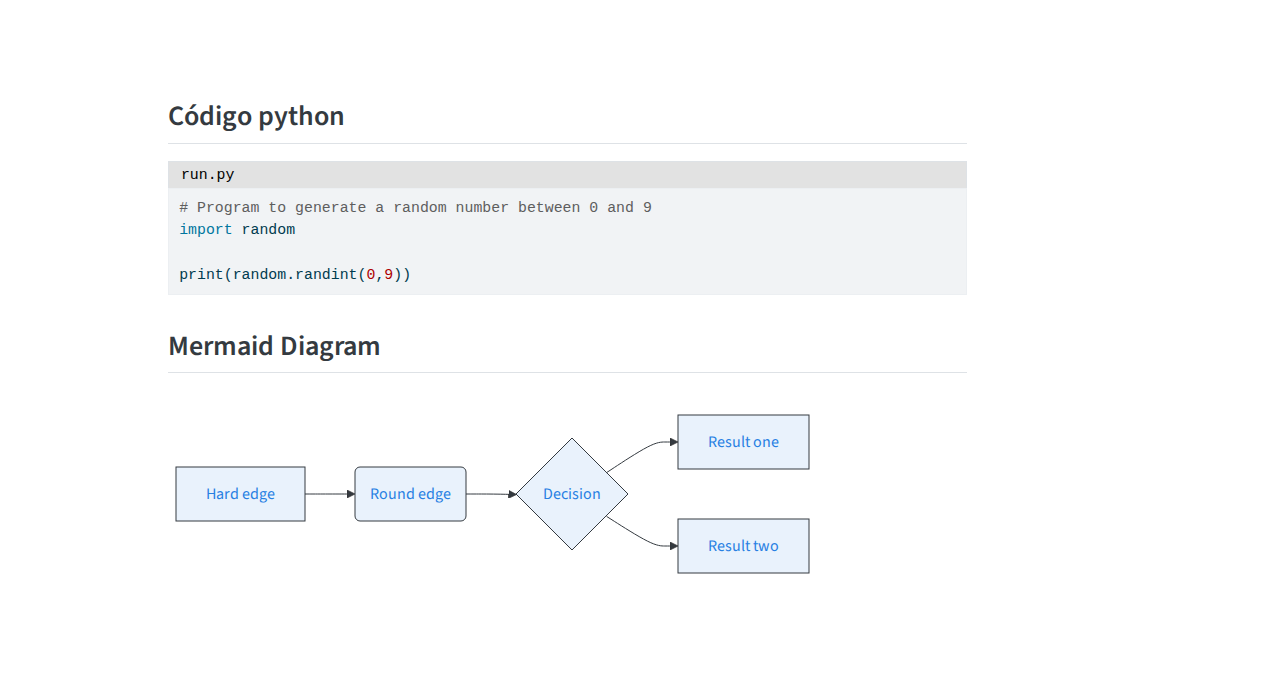
<file: testing.html>
<!DOCTYPE html>
<html xmlns="http://www.w3.org/1999/xhtml" lang="en" xml:lang="en"><head>

<meta charset="utf-8">
<meta name="generator" content="quarto-1.6.37">

<meta name="viewport" content="width=device-width, initial-scale=1.0, user-scalable=yes">


<title>testing – Prueba Quarto</title>
<style>
code{white-space: pre-wrap;}
span.smallcaps{font-variant: small-caps;}
div.columns{display: flex; gap: min(4vw, 1.5em);}
div.column{flex: auto; overflow-x: auto;}
div.hanging-indent{margin-left: 1.5em; text-indent: -1.5em;}
ul.task-list{list-style: none;}
ul.task-list li input[type="checkbox"] {
  width: 0.8em;
  margin: 0 0.8em 0.2em -1em; /* quarto-specific, see https://github.com/quarto-dev/quarto-cli/issues/4556 */ 
  vertical-align: middle;
}
/* CSS for syntax highlighting */
pre > code.sourceCode { white-space: pre; position: relative; }
pre > code.sourceCode > span { line-height: 1.25; }
pre > code.sourceCode > span:empty { height: 1.2em; }
.sourceCode { overflow: visible; }
code.sourceCode > span { color: inherit; text-decoration: inherit; }
div.sourceCode { margin: 1em 0; }
pre.sourceCode { margin: 0; }
@media screen {
div.sourceCode { overflow: auto; }
}
@media print {
pre > code.sourceCode { white-space: pre-wrap; }
pre > code.sourceCode > span { display: inline-block; text-indent: -5em; padding-left: 5em; }
}
pre.numberSource code
  { counter-reset: source-line 0; }
pre.numberSource code > span
  { position: relative; left: -4em; counter-increment: source-line; }
pre.numberSource code > span > a:first-child::before
  { content: counter(source-line);
    position: relative; left: -1em; text-align: right; vertical-align: baseline;
    border: none; display: inline-block;
    -webkit-touch-callout: none; -webkit-user-select: none;
    -khtml-user-select: none; -moz-user-select: none;
    -ms-user-select: none; user-select: none;
    padding: 0 4px; width: 4em;
  }
pre.numberSource { margin-left: 3em;  padding-left: 4px; }
div.sourceCode
  {   }
@media screen {
pre > code.sourceCode > span > a:first-child::before { text-decoration: underline; }
}
</style>


<script src="site_libs/quarto-nav/quarto-nav.js"></script>
<script src="site_libs/quarto-nav/headroom.min.js"></script>
<script src="site_libs/clipboard/clipboard.min.js"></script>
<script src="site_libs/quarto-search/autocomplete.umd.js"></script>
<script src="site_libs/quarto-search/fuse.min.js"></script>
<script src="site_libs/quarto-search/quarto-search.js"></script>
<meta name="quarto:offset" content="./">
<script src="site_libs/quarto-html/quarto.js"></script>
<script src="site_libs/quarto-html/popper.min.js"></script>
<script src="site_libs/quarto-html/tippy.umd.min.js"></script>
<script src="site_libs/quarto-html/anchor.min.js"></script>
<link href="site_libs/quarto-html/tippy.css" rel="stylesheet">
<link href="site_libs/quarto-html/quarto-syntax-highlighting-29e2c20b02301cfff04dc8050bf30c7e.css" rel="stylesheet" id="quarto-text-highlighting-styles">
<script src="site_libs/bootstrap/bootstrap.min.js"></script>
<link href="site_libs/bootstrap/bootstrap-icons.css" rel="stylesheet">
<link href="site_libs/bootstrap/bootstrap-97b1d915bd1f77e20fe93bca0f717316.min.css" rel="stylesheet" append-hash="true" id="quarto-bootstrap" data-mode="light">
<script id="quarto-search-options" type="application/json">{
  "location": "navbar",
  "copy-button": false,
  "collapse-after": 3,
  "panel-placement": "end",
  "type": "overlay",
  "limit": 50,
  "keyboard-shortcut": [
    "f",
    "/",
    "s"
  ],
  "show-item-context": false,
  "language": {
    "search-no-results-text": "No results",
    "search-matching-documents-text": "matching documents",
    "search-copy-link-title": "Copy link to search",
    "search-hide-matches-text": "Hide additional matches",
    "search-more-match-text": "more match in this document",
    "search-more-matches-text": "more matches in this document",
    "search-clear-button-title": "Clear",
    "search-text-placeholder": "",
    "search-detached-cancel-button-title": "Cancel",
    "search-submit-button-title": "Submit",
    "search-label": "Search"
  }
}</script>
<script src="site_libs/quarto-diagram/mermaid.min.js"></script>
<script src="site_libs/quarto-diagram/mermaid-init.js"></script>
<link href="site_libs/quarto-diagram/mermaid.css" rel="stylesheet">


<link rel="stylesheet" href="styles.css">
</head>

<body class="nav-fixed">

<div id="quarto-search-results"></div>
  <header id="quarto-header" class="headroom fixed-top">
    <nav class="navbar navbar-expand-lg " data-bs-theme="dark">
      <div class="navbar-container container-fluid">
      <div class="navbar-brand-container mx-auto">
    <a class="navbar-brand" href="./index.html">
    <span class="navbar-title">Prueba Quarto</span>
    </a>
  </div>
            <div id="quarto-search" class="" title="Search"></div>
          <button class="navbar-toggler" type="button" data-bs-toggle="collapse" data-bs-target="#navbarCollapse" aria-controls="navbarCollapse" role="menu" aria-expanded="false" aria-label="Toggle navigation" onclick="if (window.quartoToggleHeadroom) { window.quartoToggleHeadroom(); }">
  <span class="navbar-toggler-icon"></span>
</button>
          <div class="collapse navbar-collapse" id="navbarCollapse">
            <ul class="navbar-nav navbar-nav-scroll me-auto">
  <li class="nav-item">
    <a class="nav-link" href="./index.html"> 
<span class="menu-text">Home</span></a>
  </li>  
  <li class="nav-item">
    <a class="nav-link" href="./definition.html"> 
<span class="menu-text">¿Qué es Quarto?</span></a>
  </li>  
  <li class="nav-item">
    <a class="nav-link active" href="./testing.html" aria-current="page"> 
<span class="menu-text">Test</span></a>
  </li>  
  <li class="nav-item">
    <a class="nav-link" href="./about.html"> 
<span class="menu-text">About</span></a>
  </li>  
</ul>
          </div> <!-- /navcollapse -->
            <div class="quarto-navbar-tools">
</div>
      </div> <!-- /container-fluid -->
    </nav>
</header>
<!-- content -->
<div id="quarto-content" class="quarto-container page-columns page-rows-contents page-layout-article page-navbar">
<!-- sidebar -->
<!-- margin-sidebar -->
    <div id="quarto-margin-sidebar" class="sidebar margin-sidebar">
        <nav id="TOC" role="doc-toc" class="toc-active">
    <h2 id="toc-title">On this page</h2>
   
  <ul>
  <li><a href="#testing" id="toc-testing" class="nav-link active" data-scroll-target="#testing">Testing</a>
  <ul class="collapse">
  <li><a href="#testing-basic-markdown" id="toc-testing-basic-markdown" class="nav-link" data-scroll-target="#testing-basic-markdown">Testing basic markdown</a>
  <ul class="collapse">
  <li><a href="#italic" id="toc-italic" class="nav-link" data-scroll-target="#italic">Italic</a></li>
  <li><a href="#bold" id="toc-bold" class="nav-link" data-scroll-target="#bold">Bold</a></li>
  <li><a href="#italic-bold" id="toc-italic-bold" class="nav-link" data-scroll-target="#italic-bold">Italic + Bold</a></li>
  <li><a href="#superscript" id="toc-superscript" class="nav-link" data-scroll-target="#superscript">Superscript</a></li>
  <li><a href="#subscript" id="toc-subscript" class="nav-link" data-scroll-target="#subscript">Subscript</a></li>
  <li><a href="#strikethrough" id="toc-strikethrough" class="nav-link" data-scroll-target="#strikethrough">Strikethrough</a></li>
  </ul></li>
  <li><a href="#table" id="toc-table" class="nav-link" data-scroll-target="#table">Table</a></li>
  <li><a href="#call-outs" id="toc-call-outs" class="nav-link" data-scroll-target="#call-outs">Call-outs</a>
  <ul class="collapse">
  <li><a href="#note" id="toc-note" class="nav-link" data-scroll-target="#note">1. <code>note</code></a></li>
  <li><a href="#tip" id="toc-tip" class="nav-link" data-scroll-target="#tip">2. <code>tip</code></a></li>
  <li><a href="#warning" id="toc-warning" class="nav-link" data-scroll-target="#warning">3. <code>warning</code></a></li>
  <li><a href="#caution" id="toc-caution" class="nav-link" data-scroll-target="#caution">4. <code>caution</code></a></li>
  <li><a href="#important." id="toc-important." class="nav-link" data-scroll-target="#important.">5. <code>important</code>.</a></li>
  <li><a href="#bonus-atributos-extra" id="toc-bonus-atributos-extra" class="nav-link" data-scroll-target="#bonus-atributos-extra">Bonus: atributos extra</a></li>
  </ul></li>
  <li><a href="#vídeo" id="toc-vídeo" class="nav-link" data-scroll-target="#vídeo">Vídeo</a></li>
  <li><a href="#código-python" id="toc-código-python" class="nav-link" data-scroll-target="#código-python">Código python</a></li>
  <li><a href="#mermaid-diagram" id="toc-mermaid-diagram" class="nav-link" data-scroll-target="#mermaid-diagram">Mermaid Diagram</a></li>
  </ul></li>
  </ul>
</nav>
    </div>
<!-- main -->
<main class="content" id="quarto-document-content"><header id="title-block-header" class="quarto-title-block"></header>




<section id="testing" class="level1">
<h1>Testing</h1>
<section id="testing-basic-markdown" class="level2">
<h2 class="anchored" data-anchor-id="testing-basic-markdown">Testing basic markdown</h2>
<section id="italic" class="level3">
<h3 class="anchored" data-anchor-id="italic">Italic</h3>
<p><em>Italic text</em></p>
</section>
<section id="bold" class="level3">
<h3 class="anchored" data-anchor-id="bold">Bold</h3>
<p><strong>Bold text</strong></p>
</section>
<section id="italic-bold" class="level3">
<h3 class="anchored" data-anchor-id="italic-bold">Italic + Bold</h3>
<p><strong><em>Italic and bold text</em></strong></p>
</section>
<section id="superscript" class="level3">
<h3 class="anchored" data-anchor-id="superscript">Superscript</h3>
<p>Superscript number<sup>2</sup> (only works with numbers)</p>
</section>
<section id="subscript" class="level3">
<h3 class="anchored" data-anchor-id="subscript">Subscript</h3>
<p>Subscript number<sub>2</sub> (only works with numbers)</p>
</section>
<section id="strikethrough" class="level3">
<h3 class="anchored" data-anchor-id="strikethrough">Strikethrough</h3>
<p><del>Strikethrough text</del></p>
</section>
</section>
<section id="table" class="level2">
<h2 class="anchored" data-anchor-id="table">Table</h2>
<table class="caption-top table">
<thead>
<tr class="header">
<th style="text-align: right;">Right</th>
<th style="text-align: left;">Left</th>
<th>Default</th>
<th style="text-align: center;">Center</th>
</tr>
</thead>
<tbody>
<tr class="odd">
<td style="text-align: right;">12</td>
<td style="text-align: left;">12</td>
<td>12</td>
<td style="text-align: center;">12</td>
</tr>
<tr class="even">
<td style="text-align: right;">123</td>
<td style="text-align: left;">123</td>
<td>123</td>
<td style="text-align: center;">123</td>
</tr>
<tr class="odd">
<td style="text-align: right;">1</td>
<td style="text-align: left;">1</td>
<td>1</td>
<td style="text-align: center;">1</td>
</tr>
</tbody>
</table>
</section>
<section id="call-outs" class="level2">
<h2 class="anchored" data-anchor-id="call-outs">Call-outs</h2>
<p>There are five types of callouts:</p>
<section id="note" class="level3">
<h3 class="anchored" data-anchor-id="note">1. <code>note</code></h3>
<div class="callout callout-style-default callout-note callout-titled">
<div class="callout-header d-flex align-content-center">
<div class="callout-icon-container">
<i class="callout-icon"></i>
</div>
<div class="callout-title-container flex-fill">
Note
</div>
</div>
<div class="callout-body-container callout-body">
<p>Remember to cash-in the $1 million check</p>
</div>
</div>
</section>
<section id="tip" class="level3">
<h3 class="anchored" data-anchor-id="tip">2. <code>tip</code></h3>
<div class="callout callout-style-default callout-tip callout-titled">
<div class="callout-header d-flex align-content-center">
<div class="callout-icon-container">
<i class="callout-icon"></i>
</div>
<div class="callout-title-container flex-fill">
Tip
</div>
</div>
<div class="callout-body-container callout-body">
<p>If you find a toilet in your dream, don’t use it</p>
</div>
</div>
</section>
<section id="warning" class="level3">
<h3 class="anchored" data-anchor-id="warning">3. <code>warning</code></h3>
<div class="callout callout-style-default callout-warning callout-titled">
<div class="callout-header d-flex align-content-center">
<div class="callout-icon-container">
<i class="callout-icon"></i>
</div>
<div class="callout-title-container flex-fill">
Warning
</div>
</div>
<div class="callout-body-container callout-body">
<p>Don’t trust the teacher</p>
</div>
</div>
</section>
<section id="caution" class="level3">
<h3 class="anchored" data-anchor-id="caution">4. <code>caution</code></h3>
<div class="callout callout-style-default callout-caution callout-titled">
<div class="callout-header d-flex align-content-center">
<div class="callout-icon-container">
<i class="callout-icon"></i>
</div>
<div class="callout-title-container flex-fill">
Caution
</div>
</div>
<div class="callout-body-container callout-body">
<p>Mind the gap</p>
</div>
</div>
</section>
<section id="important." class="level3">
<h3 class="anchored" data-anchor-id="important.">5. <code>important</code>.</h3>
<div class="callout callout-style-default callout-important callout-titled">
<div class="callout-header d-flex align-content-center">
<div class="callout-icon-container">
<i class="callout-icon"></i>
</div>
<div class="callout-title-container flex-fill">
Important
</div>
</div>
<div class="callout-body-container callout-body">
<p>This isn’t so important</p>
</div>
</div>
</section>
<section id="bonus-atributos-extra" class="level3">
<h3 class="anchored" data-anchor-id="bonus-atributos-extra">Bonus: atributos extra</h3>
<section id="title" class="level4">
<h4 class="anchored" data-anchor-id="title">title</h4>
<div class="callout callout-style-default callout-tip callout-titled" title="Tip with Title">
<div class="callout-header d-flex align-content-center">
<div class="callout-icon-container">
<i class="callout-icon"></i>
</div>
<div class="callout-title-container flex-fill">
Tip with Title
</div>
</div>
<div class="callout-body-container callout-body">
<p>This is a callout with a title.</p>
</div>
</div>
</section>
<section id="collapse" class="level4">
<h4 class="anchored" data-anchor-id="collapse">collapse</h4>
<p>options: <code>true</code>, <code>false</code></p>
<div class="callout callout-style-default callout-tip callout-titled">
<div class="callout-header d-flex align-content-center" data-bs-toggle="collapse" data-bs-target=".callout-7-contents" aria-controls="callout-7" aria-expanded="false" aria-label="Toggle callout">
<div class="callout-icon-container">
<i class="callout-icon"></i>
</div>
<div class="callout-title-container flex-fill">
Expand To Learn About Collapse
</div>
<div class="callout-btn-toggle d-inline-block border-0 py-1 ps-1 pe-0 float-end"><i class="callout-toggle"></i></div>
</div>
<div id="callout-7" class="callout-7-contents callout-collapse collapse">
<div class="callout-body-container callout-body">
<p>This is an example of a ‘folded’ caution callout that can be expanded by the user. You can use <code>collapse="true"</code> to collapse it by default or <code>collapse="false"</code> to make a collapsible callout that is expanded by default.</p>
</div>
</div>
</div>
</section>
<section id="appearence" class="level4">
<h4 class="anchored" data-anchor-id="appearence">appearence</h4>
<p>options: <code>default</code>, <code>simple</code>, <code>minimal</code></p>
<section id="simple" class="level5">
<h5 class="anchored" data-anchor-id="simple">simple</h5>
<div class="callout callout-style-simple callout-note callout-titled">
<div class="callout-header d-flex align-content-center">
<div class="callout-icon-container">
<i class="callout-icon"></i>
</div>
<div class="callout-title-container flex-fill">
Pay Attention
</div>
</div>
<div class="callout-body-container callout-body">
<p>Using callouts is an effective way to highlight content that your reader give special consideration or attention.</p>
</div>
</div>
</section>
<section id="minimal" class="level5">
<h5 class="anchored" data-anchor-id="minimal">minimal</h5>
<div class="callout callout-style-simple callout-note no-icon callout-titled">
<div class="callout-header d-flex align-content-center">
<div class="callout-icon-container">
<i class="callout-icon no-icon"></i>
</div>
<div class="callout-title-container flex-fill">
Pay Attention
</div>
</div>
<div class="callout-body-container callout-body">
<p>Using callouts is an effective way to highlight content that your reader give special consideration or attention.</p>
</div>
</div>
</section>
</section>
<section id="callout-icon" class="level4">
<h4 class="anchored" data-anchor-id="callout-icon">callout-icon</h4>
<div class="callout callout-style-default callout-note no-icon callout-titled">
<div class="callout-header d-flex align-content-center">
<div class="callout-icon-container">
<i class="callout-icon no-icon"></i>
</div>
<div class="callout-title-container flex-fill">
Pay Attention
</div>
</div>
<div class="callout-body-container callout-body">
<p>No icon in this callout</p>
</div>
</div>
</section>
</section>
</section>
<section id="vídeo" class="level2">
<h2 class="anchored" data-anchor-id="vídeo">Vídeo</h2>
<div class="quarto-video ratio ratio-16x9"><iframe data-external="1" src="https://www.youtube.com/embed/22rhgnfTCPA?start=0" title="Cómo (y cuándo) utilizar una API Gateway para casos complejos CodelyTV" frameborder="0" allow="accelerometer; autoplay; clipboard-write; encrypted-media; gyroscope; picture-in-picture" allowfullscreen=""></iframe></div>
</section>
<section id="código-python" class="level2">
<h2 class="anchored" data-anchor-id="código-python">Código python</h2>
<div class="code-with-filename">
<div class="code-with-filename-file">
<pre><strong>run.py</strong></pre>
</div>
<div class="sourceCode" id="cb1" data-filename="run.py"><pre class="sourceCode python code-with-copy"><code class="sourceCode python"><span id="cb1-1"><a href="#cb1-1" aria-hidden="true" tabindex="-1"></a><span class="co"># Program to generate a random number between 0 and 9</span></span>
<span id="cb1-2"><a href="#cb1-2" aria-hidden="true" tabindex="-1"></a><span class="im">import</span> random</span>
<span id="cb1-3"><a href="#cb1-3" aria-hidden="true" tabindex="-1"></a></span>
<span id="cb1-4"><a href="#cb1-4" aria-hidden="true" tabindex="-1"></a><span class="bu">print</span>(random.randint(<span class="dv">0</span>,<span class="dv">9</span>))</span></code><button title="Copy to Clipboard" class="code-copy-button"><i class="bi"></i></button></pre></div>
</div>
</section>
<section id="mermaid-diagram" class="level2">
<h2 class="anchored" data-anchor-id="mermaid-diagram">Mermaid Diagram</h2>
<div class="cell" data-layout-align="default">
<div class="cell-output-display">
<div>
<p></p><figure class="figure"><p></p>
<div>
<pre class="mermaid mermaid-js">flowchart LR
  A[Hard edge] --&gt; B(Round edge)
  B --&gt; C{Decision}
  C --&gt; D[Result one]
  C --&gt; E[Result two]
</pre>
</div>
<p></p></figure><p></p>
</div>
</div>
</div>


</section>
</section>

</main> <!-- /main -->
<script id="quarto-html-after-body" type="application/javascript">
window.document.addEventListener("DOMContentLoaded", function (event) {
  const toggleBodyColorMode = (bsSheetEl) => {
    const mode = bsSheetEl.getAttribute("data-mode");
    const bodyEl = window.document.querySelector("body");
    if (mode === "dark") {
      bodyEl.classList.add("quarto-dark");
      bodyEl.classList.remove("quarto-light");
    } else {
      bodyEl.classList.add("quarto-light");
      bodyEl.classList.remove("quarto-dark");
    }
  }
  const toggleBodyColorPrimary = () => {
    const bsSheetEl = window.document.querySelector("link#quarto-bootstrap");
    if (bsSheetEl) {
      toggleBodyColorMode(bsSheetEl);
    }
  }
  toggleBodyColorPrimary();  
  const icon = "";
  const anchorJS = new window.AnchorJS();
  anchorJS.options = {
    placement: 'right',
    icon: icon
  };
  anchorJS.add('.anchored');
  const isCodeAnnotation = (el) => {
    for (const clz of el.classList) {
      if (clz.startsWith('code-annotation-')) {                     
        return true;
      }
    }
    return false;
  }
  const onCopySuccess = function(e) {
    // button target
    const button = e.trigger;
    // don't keep focus
    button.blur();
    // flash "checked"
    button.classList.add('code-copy-button-checked');
    var currentTitle = button.getAttribute("title");
    button.setAttribute("title", "Copied!");
    let tooltip;
    if (window.bootstrap) {
      button.setAttribute("data-bs-toggle", "tooltip");
      button.setAttribute("data-bs-placement", "left");
      button.setAttribute("data-bs-title", "Copied!");
      tooltip = new bootstrap.Tooltip(button, 
        { trigger: "manual", 
          customClass: "code-copy-button-tooltip",
          offset: [0, -8]});
      tooltip.show();    
    }
    setTimeout(function() {
      if (tooltip) {
        tooltip.hide();
        button.removeAttribute("data-bs-title");
        button.removeAttribute("data-bs-toggle");
        button.removeAttribute("data-bs-placement");
      }
      button.setAttribute("title", currentTitle);
      button.classList.remove('code-copy-button-checked');
    }, 1000);
    // clear code selection
    e.clearSelection();
  }
  const getTextToCopy = function(trigger) {
      const codeEl = trigger.previousElementSibling.cloneNode(true);
      for (const childEl of codeEl.children) {
        if (isCodeAnnotation(childEl)) {
          childEl.remove();
        }
      }
      return codeEl.innerText;
  }
  const clipboard = new window.ClipboardJS('.code-copy-button:not([data-in-quarto-modal])', {
    text: getTextToCopy
  });
  clipboard.on('success', onCopySuccess);
  if (window.document.getElementById('quarto-embedded-source-code-modal')) {
    const clipboardModal = new window.ClipboardJS('.code-copy-button[data-in-quarto-modal]', {
      text: getTextToCopy,
      container: window.document.getElementById('quarto-embedded-source-code-modal')
    });
    clipboardModal.on('success', onCopySuccess);
  }
    var localhostRegex = new RegExp(/^(?:http|https):\/\/localhost\:?[0-9]*\//);
    var mailtoRegex = new RegExp(/^mailto:/);
      var filterRegex = new RegExp("https:\/\/jc-programs\.github\.io\/quarto-prueba\/");
    var isInternal = (href) => {
        return filterRegex.test(href) || localhostRegex.test(href) || mailtoRegex.test(href);
    }
    // Inspect non-navigation links and adorn them if external
 	var links = window.document.querySelectorAll('a[href]:not(.nav-link):not(.navbar-brand):not(.toc-action):not(.sidebar-link):not(.sidebar-item-toggle):not(.pagination-link):not(.no-external):not([aria-hidden]):not(.dropdown-item):not(.quarto-navigation-tool):not(.about-link)');
    for (var i=0; i<links.length; i++) {
      const link = links[i];
      if (!isInternal(link.href)) {
        // undo the damage that might have been done by quarto-nav.js in the case of
        // links that we want to consider external
        if (link.dataset.originalHref !== undefined) {
          link.href = link.dataset.originalHref;
        }
      }
    }
  function tippyHover(el, contentFn, onTriggerFn, onUntriggerFn) {
    const config = {
      allowHTML: true,
      maxWidth: 500,
      delay: 100,
      arrow: false,
      appendTo: function(el) {
          return el.parentElement;
      },
      interactive: true,
      interactiveBorder: 10,
      theme: 'quarto',
      placement: 'bottom-start',
    };
    if (contentFn) {
      config.content = contentFn;
    }
    if (onTriggerFn) {
      config.onTrigger = onTriggerFn;
    }
    if (onUntriggerFn) {
      config.onUntrigger = onUntriggerFn;
    }
    window.tippy(el, config); 
  }
  const noterefs = window.document.querySelectorAll('a[role="doc-noteref"]');
  for (var i=0; i<noterefs.length; i++) {
    const ref = noterefs[i];
    tippyHover(ref, function() {
      // use id or data attribute instead here
      let href = ref.getAttribute('data-footnote-href') || ref.getAttribute('href');
      try { href = new URL(href).hash; } catch {}
      const id = href.replace(/^#\/?/, "");
      const note = window.document.getElementById(id);
      if (note) {
        return note.innerHTML;
      } else {
        return "";
      }
    });
  }
  const xrefs = window.document.querySelectorAll('a.quarto-xref');
  const processXRef = (id, note) => {
    // Strip column container classes
    const stripColumnClz = (el) => {
      el.classList.remove("page-full", "page-columns");
      if (el.children) {
        for (const child of el.children) {
          stripColumnClz(child);
        }
      }
    }
    stripColumnClz(note)
    if (id === null || id.startsWith('sec-')) {
      // Special case sections, only their first couple elements
      const container = document.createElement("div");
      if (note.children && note.children.length > 2) {
        container.appendChild(note.children[0].cloneNode(true));
        for (let i = 1; i < note.children.length; i++) {
          const child = note.children[i];
          if (child.tagName === "P" && child.innerText === "") {
            continue;
          } else {
            container.appendChild(child.cloneNode(true));
            break;
          }
        }
        if (window.Quarto?.typesetMath) {
          window.Quarto.typesetMath(container);
        }
        return container.innerHTML
      } else {
        if (window.Quarto?.typesetMath) {
          window.Quarto.typesetMath(note);
        }
        return note.innerHTML;
      }
    } else {
      // Remove any anchor links if they are present
      const anchorLink = note.querySelector('a.anchorjs-link');
      if (anchorLink) {
        anchorLink.remove();
      }
      if (window.Quarto?.typesetMath) {
        window.Quarto.typesetMath(note);
      }
      if (note.classList.contains("callout")) {
        return note.outerHTML;
      } else {
        return note.innerHTML;
      }
    }
  }
  for (var i=0; i<xrefs.length; i++) {
    const xref = xrefs[i];
    tippyHover(xref, undefined, function(instance) {
      instance.disable();
      let url = xref.getAttribute('href');
      let hash = undefined; 
      if (url.startsWith('#')) {
        hash = url;
      } else {
        try { hash = new URL(url).hash; } catch {}
      }
      if (hash) {
        const id = hash.replace(/^#\/?/, "");
        const note = window.document.getElementById(id);
        if (note !== null) {
          try {
            const html = processXRef(id, note.cloneNode(true));
            instance.setContent(html);
          } finally {
            instance.enable();
            instance.show();
          }
        } else {
          // See if we can fetch this
          fetch(url.split('#')[0])
          .then(res => res.text())
          .then(html => {
            const parser = new DOMParser();
            const htmlDoc = parser.parseFromString(html, "text/html");
            const note = htmlDoc.getElementById(id);
            if (note !== null) {
              const html = processXRef(id, note);
              instance.setContent(html);
            } 
          }).finally(() => {
            instance.enable();
            instance.show();
          });
        }
      } else {
        // See if we can fetch a full url (with no hash to target)
        // This is a special case and we should probably do some content thinning / targeting
        fetch(url)
        .then(res => res.text())
        .then(html => {
          const parser = new DOMParser();
          const htmlDoc = parser.parseFromString(html, "text/html");
          const note = htmlDoc.querySelector('main.content');
          if (note !== null) {
            // This should only happen for chapter cross references
            // (since there is no id in the URL)
            // remove the first header
            if (note.children.length > 0 && note.children[0].tagName === "HEADER") {
              note.children[0].remove();
            }
            const html = processXRef(null, note);
            instance.setContent(html);
          } 
        }).finally(() => {
          instance.enable();
          instance.show();
        });
      }
    }, function(instance) {
    });
  }
      let selectedAnnoteEl;
      const selectorForAnnotation = ( cell, annotation) => {
        let cellAttr = 'data-code-cell="' + cell + '"';
        let lineAttr = 'data-code-annotation="' +  annotation + '"';
        const selector = 'span[' + cellAttr + '][' + lineAttr + ']';
        return selector;
      }
      const selectCodeLines = (annoteEl) => {
        const doc = window.document;
        const targetCell = annoteEl.getAttribute("data-target-cell");
        const targetAnnotation = annoteEl.getAttribute("data-target-annotation");
        const annoteSpan = window.document.querySelector(selectorForAnnotation(targetCell, targetAnnotation));
        const lines = annoteSpan.getAttribute("data-code-lines").split(",");
        const lineIds = lines.map((line) => {
          return targetCell + "-" + line;
        })
        let top = null;
        let height = null;
        let parent = null;
        if (lineIds.length > 0) {
            //compute the position of the single el (top and bottom and make a div)
            const el = window.document.getElementById(lineIds[0]);
            top = el.offsetTop;
            height = el.offsetHeight;
            parent = el.parentElement.parentElement;
          if (lineIds.length > 1) {
            const lastEl = window.document.getElementById(lineIds[lineIds.length - 1]);
            const bottom = lastEl.offsetTop + lastEl.offsetHeight;
            height = bottom - top;
          }
          if (top !== null && height !== null && parent !== null) {
            // cook up a div (if necessary) and position it 
            let div = window.document.getElementById("code-annotation-line-highlight");
            if (div === null) {
              div = window.document.createElement("div");
              div.setAttribute("id", "code-annotation-line-highlight");
              div.style.position = 'absolute';
              parent.appendChild(div);
            }
            div.style.top = top - 2 + "px";
            div.style.height = height + 4 + "px";
            div.style.left = 0;
            let gutterDiv = window.document.getElementById("code-annotation-line-highlight-gutter");
            if (gutterDiv === null) {
              gutterDiv = window.document.createElement("div");
              gutterDiv.setAttribute("id", "code-annotation-line-highlight-gutter");
              gutterDiv.style.position = 'absolute';
              const codeCell = window.document.getElementById(targetCell);
              const gutter = codeCell.querySelector('.code-annotation-gutter');
              gutter.appendChild(gutterDiv);
            }
            gutterDiv.style.top = top - 2 + "px";
            gutterDiv.style.height = height + 4 + "px";
          }
          selectedAnnoteEl = annoteEl;
        }
      };
      const unselectCodeLines = () => {
        const elementsIds = ["code-annotation-line-highlight", "code-annotation-line-highlight-gutter"];
        elementsIds.forEach((elId) => {
          const div = window.document.getElementById(elId);
          if (div) {
            div.remove();
          }
        });
        selectedAnnoteEl = undefined;
      };
        // Handle positioning of the toggle
    window.addEventListener(
      "resize",
      throttle(() => {
        elRect = undefined;
        if (selectedAnnoteEl) {
          selectCodeLines(selectedAnnoteEl);
        }
      }, 10)
    );
    function throttle(fn, ms) {
    let throttle = false;
    let timer;
      return (...args) => {
        if(!throttle) { // first call gets through
            fn.apply(this, args);
            throttle = true;
        } else { // all the others get throttled
            if(timer) clearTimeout(timer); // cancel #2
            timer = setTimeout(() => {
              fn.apply(this, args);
              timer = throttle = false;
            }, ms);
        }
      };
    }
      // Attach click handler to the DT
      const annoteDls = window.document.querySelectorAll('dt[data-target-cell]');
      for (const annoteDlNode of annoteDls) {
        annoteDlNode.addEventListener('click', (event) => {
          const clickedEl = event.target;
          if (clickedEl !== selectedAnnoteEl) {
            unselectCodeLines();
            const activeEl = window.document.querySelector('dt[data-target-cell].code-annotation-active');
            if (activeEl) {
              activeEl.classList.remove('code-annotation-active');
            }
            selectCodeLines(clickedEl);
            clickedEl.classList.add('code-annotation-active');
          } else {
            // Unselect the line
            unselectCodeLines();
            clickedEl.classList.remove('code-annotation-active');
          }
        });
      }
  const findCites = (el) => {
    const parentEl = el.parentElement;
    if (parentEl) {
      const cites = parentEl.dataset.cites;
      if (cites) {
        return {
          el,
          cites: cites.split(' ')
        };
      } else {
        return findCites(el.parentElement)
      }
    } else {
      return undefined;
    }
  };
  var bibliorefs = window.document.querySelectorAll('a[role="doc-biblioref"]');
  for (var i=0; i<bibliorefs.length; i++) {
    const ref = bibliorefs[i];
    const citeInfo = findCites(ref);
    if (citeInfo) {
      tippyHover(citeInfo.el, function() {
        var popup = window.document.createElement('div');
        citeInfo.cites.forEach(function(cite) {
          var citeDiv = window.document.createElement('div');
          citeDiv.classList.add('hanging-indent');
          citeDiv.classList.add('csl-entry');
          var biblioDiv = window.document.getElementById('ref-' + cite);
          if (biblioDiv) {
            citeDiv.innerHTML = biblioDiv.innerHTML;
          }
          popup.appendChild(citeDiv);
        });
        return popup.innerHTML;
      });
    }
  }
});
</script>
</div> <!-- /content -->




</body></html>
</file>
<file: site_libs/quarto-html/tippy.css>
.tippy-box[data-animation=fade][data-state=hidden]{opacity:0}[data-tippy-root]{max-width:calc(100vw - 10px)}.tippy-box{position:relative;background-color:#333;color:#fff;border-radius:4px;font-size:14px;line-height:1.4;white-space:normal;outline:0;transition-property:transform,visibility,opacity}.tippy-box[data-placement^=top]>.tippy-arrow{bottom:0}.tippy-box[data-placement^=top]>.tippy-arrow:before{bottom:-7px;left:0;border-width:8px 8px 0;border-top-color:initial;transform-origin:center top}.tippy-box[data-placement^=bottom]>.tippy-arrow{top:0}.tippy-box[data-placement^=bottom]>.tippy-arrow:before{top:-7px;left:0;border-width:0 8px 8px;border-bottom-color:initial;transform-origin:center bottom}.tippy-box[data-placement^=left]>.tippy-arrow{right:0}.tippy-box[data-placement^=left]>.tippy-arrow:before{border-width:8px 0 8px 8px;border-left-color:initial;right:-7px;transform-origin:center left}.tippy-box[data-placement^=right]>.tippy-arrow{left:0}.tippy-box[data-placement^=right]>.tippy-arrow:before{left:-7px;border-width:8px 8px 8px 0;border-right-color:initial;transform-origin:center right}.tippy-box[data-inertia][data-state=visible]{transition-timing-function:cubic-bezier(.54,1.5,.38,1.11)}.tippy-arrow{width:16px;height:16px;color:#333}.tippy-arrow:before{content:"";position:absolute;border-color:transparent;border-style:solid}.tippy-content{position:relative;padding:5px 9px;z-index:1}
</file>
<file: site_libs/quarto-html/quarto-syntax-highlighting-29e2c20b02301cfff04dc8050bf30c7e.css>
/* quarto syntax highlight colors */
:root {
  --quarto-hl-ot-color: #003B4F;
  --quarto-hl-at-color: #657422;
  --quarto-hl-ss-color: #20794D;
  --quarto-hl-an-color: #5E5E5E;
  --quarto-hl-fu-color: #4758AB;
  --quarto-hl-st-color: #20794D;
  --quarto-hl-cf-color: #003B4F;
  --quarto-hl-op-color: #5E5E5E;
  --quarto-hl-er-color: #AD0000;
  --quarto-hl-bn-color: #AD0000;
  --quarto-hl-al-color: #AD0000;
  --quarto-hl-va-color: #111111;
  --quarto-hl-bu-color: inherit;
  --quarto-hl-ex-color: inherit;
  --quarto-hl-pp-color: #AD0000;
  --quarto-hl-in-color: #5E5E5E;
  --quarto-hl-vs-color: #20794D;
  --quarto-hl-wa-color: #5E5E5E;
  --quarto-hl-do-color: #5E5E5E;
  --quarto-hl-im-color: #00769E;
  --quarto-hl-ch-color: #20794D;
  --quarto-hl-dt-color: #AD0000;
  --quarto-hl-fl-color: #AD0000;
  --quarto-hl-co-color: #5E5E5E;
  --quarto-hl-cv-color: #5E5E5E;
  --quarto-hl-cn-color: #8f5902;
  --quarto-hl-sc-color: #5E5E5E;
  --quarto-hl-dv-color: #AD0000;
  --quarto-hl-kw-color: #003B4F;
}

/* other quarto variables */
:root {
  --quarto-font-monospace: SFMono-Regular, Menlo, Monaco, Consolas, "Liberation Mono", "Courier New", monospace;
}

pre > code.sourceCode > span {
  color: #003B4F;
}

code span {
  color: #003B4F;
}

code.sourceCode > span {
  color: #003B4F;
}

div.sourceCode,
div.sourceCode pre.sourceCode {
  color: #003B4F;
}

code span.ot {
  color: #003B4F;
  font-style: inherit;
}

code span.at {
  color: #657422;
  font-style: inherit;
}

code span.ss {
  color: #20794D;
  font-style: inherit;
}

code span.an {
  color: #5E5E5E;
  font-style: inherit;
}

code span.fu {
  color: #4758AB;
  font-style: inherit;
}

code span.st {
  color: #20794D;
  font-style: inherit;
}

code span.cf {
  color: #003B4F;
  font-weight: bold;
  font-style: inherit;
}

code span.op {
  color: #5E5E5E;
  font-style: inherit;
}

code span.er {
  color: #AD0000;
  font-style: inherit;
}

code span.bn {
  color: #AD0000;
  font-style: inherit;
}

code span.al {
  color: #AD0000;
  font-style: inherit;
}

code span.va {
  color: #111111;
  font-style: inherit;
}

code span.bu {
  font-style: inherit;
}

code span.ex {
  font-style: inherit;
}

code span.pp {
  color: #AD0000;
  font-style: inherit;
}

code span.in {
  color: #5E5E5E;
  font-style: inherit;
}

code span.vs {
  color: #20794D;
  font-style: inherit;
}

code span.wa {
  color: #5E5E5E;
  font-style: italic;
}

code span.do {
  color: #5E5E5E;
  font-style: italic;
}

code span.im {
  color: #00769E;
  font-style: inherit;
}

code span.ch {
  color: #20794D;
  font-style: inherit;
}

code span.dt {
  color: #AD0000;
  font-style: inherit;
}

code span.fl {
  color: #AD0000;
  font-style: inherit;
}

code span.co {
  color: #5E5E5E;
  font-style: inherit;
}

code span.cv {
  color: #5E5E5E;
  font-style: italic;
}

code span.cn {
  color: #8f5902;
  font-style: inherit;
}

code span.sc {
  color: #5E5E5E;
  font-style: inherit;
}

code span.dv {
  color: #AD0000;
  font-style: inherit;
}

code span.kw {
  color: #003B4F;
  font-weight: bold;
  font-style: inherit;
}

.prevent-inlining {
  content: "</";
}

/*# sourceMappingURL=5353fc8bf2a85bac2e7a98e8d13296a2.css.map */
</file>
<file: styles.css>
/* css styles */
</file>
<file: site_libs/quarto-diagram/mermaid.css>
.mermaidTooltip {
  position: absolute;
  text-align: center;
  max-width: 200px;
  padding: 2px;
  font-family: "trebuchet ms", verdana, arial;
  font-size: 12px;
  background: #ffffde;
  border: 1px solid #aaaa33;
  border-radius: 2px;
  pointer-events: none;
  z-index: 1000;
}
</file>
